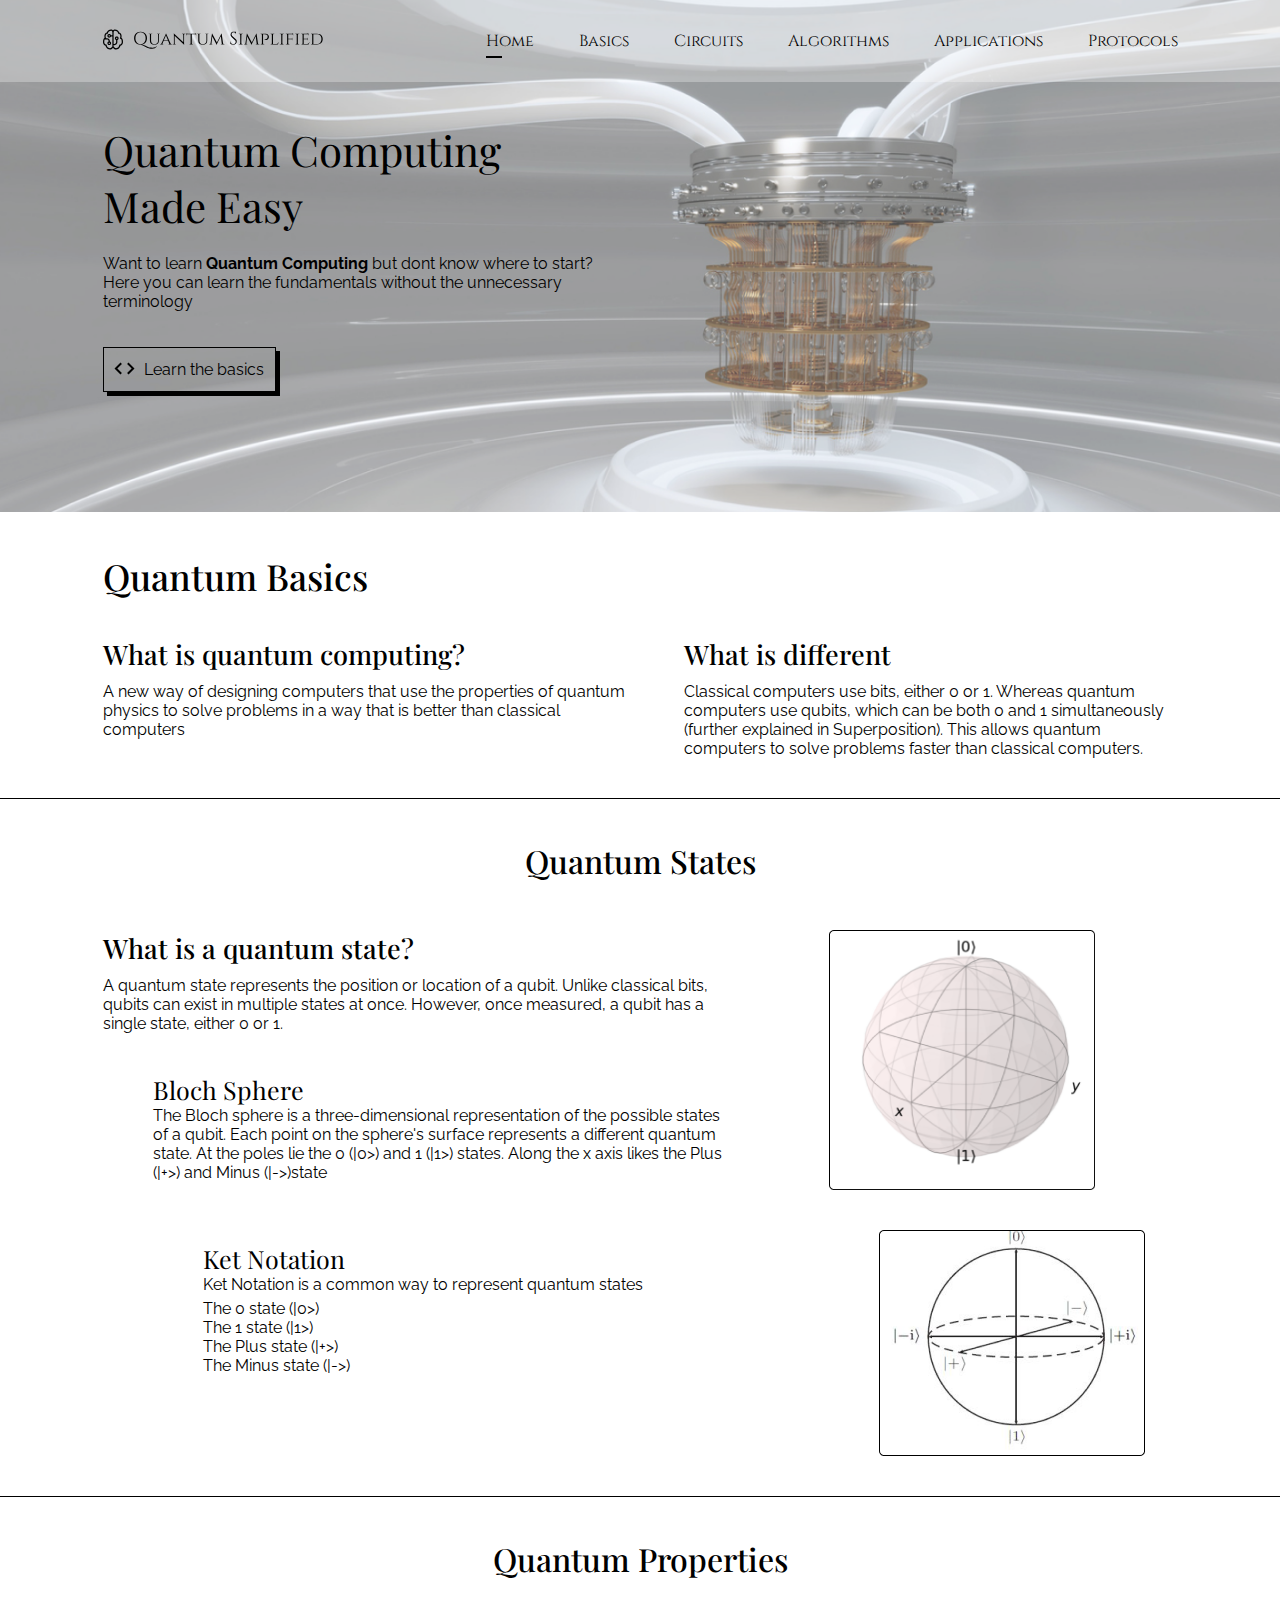
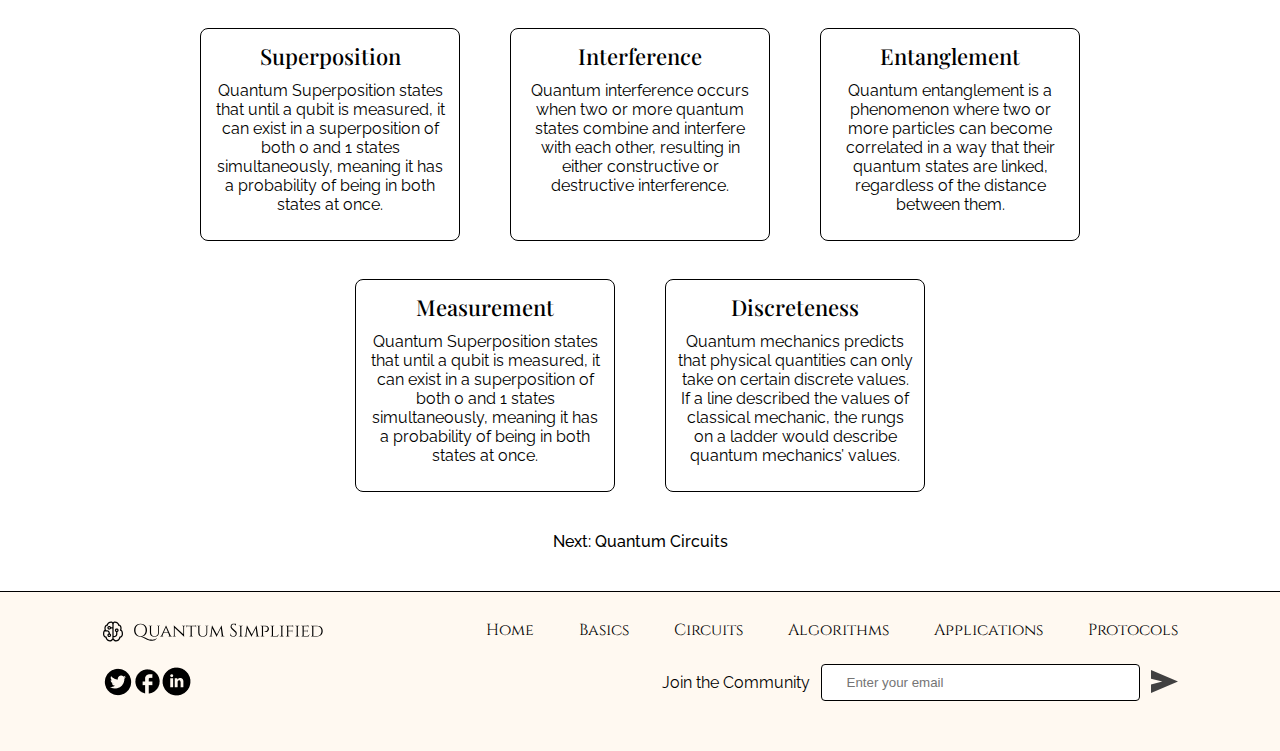
<file: index.html>
<!DOCTYPE html>
<html lang="en">
    <head>
        <meta charset="UTF-8" />
        <meta name="viewport" content="width=device-width, initial-scale=1.0" />
        <title>Quantum Simplified</title>
        <link rel="preconnect" href="https://fonts.googleapis.com" />
        <link rel="preconnect" href="https://fonts.gstatic.com" crossorigin />
        <link
            href="https://fonts.googleapis.com/css2?family=Cinzel&family=Playfair+Display:wght@400;500&family=Raleway:ital,wght@0,100;0,300;0,400;0,500;1,500&display=swap"
            rel="stylesheet"
        />
        <link rel="stylesheet" href="css/index.css" />
        <link rel="stylesheet" href="css/microinteractions.css">
    </head>
    <body>
        <div class="image">
            <header class="nav__bar">
                <div class="wrapper nav__bar-wrapper">
                    <a href="index.html" class="logo">
                        <img src="Images/logo.svg" alt="logo" />
                    </a>

                    <ul class="nav__menu">
                        <li><a class="nav__item home active" href="index.html">Home</a></li>
                        <li>
                            <a class="nav__item trigger-item" href="index.html#quantum_basics">Basics</a>
                        </li>
                        <li>
                            <a class="nav__item" href="quantum-circuits.html"
                                >Circuits</a
                            >
                        </li>
                        <li>
                            <a class="nav__item" href="quantum-algorithms.html"
                                >Algorithms</a
                            >
                        </li>
                        <li>
                            <a class="nav__item" href="real-world.html"
                                >Applications</a
                            >
                        </li>
                        <li>
                            <a class="nav__item" href="quantum-protocols.html"
                                >Protocols</a
                            >
                        </li>
                    </ul>

                    <div class="hamburger">
                        <img
                            src="Images/menu.svg"
                            alt="hamburger menu"
                            class="hamburger_image"
                        />
                    </div>
                </div>
            </header>

            <main class="hero">
                <div class="wrapper three">
                    <h1>Quantum Computing Made Easy</h1>
                    <p class="subtitle">
                        Want to learn <strong>Quantum Computing</strong> but
                        dont know where to start? Here you can learn the
                        fundamentals without the unnecessary terminology
                    </p>
                    <div class="cta">
                        <a href="#" class="trigger-cta">
                            <span class="bordered"
                                ><img
                                    src="Images/code symbol.svg"
                                    alt="code symbol"
                            /></span>
                            <p class="bordered">Learn the basics</p>
                        </a>
                    </div>
                </div>
            </main>
        </div>

        <div class="wrapper two">
            <section class="quantum_basics">
                <h2>Quantum Basics</h2>
                <div class="col">
                    <div class="left_col">
                        <h4>What is quantum computing?</h4>
                        <p>
                            A new way of designing computers that use the
                            properties of quantum physics to solve problems in a
                            way that is better than classical computers
                        </p>
                    </div>

                    <div class="right_col">
                        <h4>What is different</h4>
                        <p>
                            Classical computers use bits, either 0 or 1. Whereas
                            quantum computers use qubits, which can be both 0
                            and 1 simultaneously (further explained in
                            Superposition). This allows quantum computers to
                            solve problems faster than classical computers.
                        </p>
                    </div>
                </div>
            </section>
        </div>
        <div class="border"></div>

        <div class="wrapper">
            <section class="quantum_states">
                <h3>Quantum States</h3>
                <div class="col">
                    <div class="col_left">
                        <div>
                            <h4>What is a quantum state?</h4>
                            <p>
                                A quantum state represents the position or
                                location of a qubit. Unlike classical bits,
                                qubits can exist in multiple states at once.
                                However, once measured, a qubit has a single
                                state, either 0 or 1.
                            </p>
                        </div>
                        <div class="indented bloch_sphere">
                            <h5>Bloch Sphere</h5>
                            <p>
                                The Bloch sphere is a three-dimensional
                                representation of the possible states of a
                                qubit. Each point on the sphere's surface
                                represents a different quantum state. At the
                                poles lie the 0 (|0>) and 1 (|1>) states. Along
                                the x axis likes the Plus (|+>) and Minus
                                (|->)state
                            </p>
                        </div>
                        <div class="indented ket_notation">
                            <h5>Ket Notation</h5>
                            <p>
                                Ket Notation is a common way to represent
                                quantum states
                            </p>
                            <ul class="state_list">
                                <li>The 0 state (|0>)</li>
                                <li>The 1 state (|1>)</li>
                                <li>The Plus state (|+>)</li>
                                <li>The Minus state (|->)</li>
                            </ul>
                        </div>
                    </div>

                    <div class="col_right bloch_sphere">
                        <img
                            class="bloch_sphere1"
                            src="Images/Bloch Sphere 1.png"
                            alt="bloch sphere 1"
                        />
                        <img
                            src="Images/Bloch Sphere 2.png"
                            alt="bloch sphere 2"
                            class="bloch_sphere2"
                        />
                    </div>
                </div>
            </section>
        </div>
        <div class="border"></div>

        <div class="wrapper">
            <section class="quantum_properties-desktop">
                <h3>Quantum Properties</h3>
                <div class="set1">
                    <div class="card superpostion">
                        <h6>Superposition</h6>
                        <p>
                            Quantum Superposition states that until a qubit is
                            measured, it can exist in a superposition of both 0
                            and 1 states simultaneously, meaning it has a
                            probability of being in both states at once.
                        </p>
                    </div>
                    <div class="card interference">
                        <h6>Interference</h6>
                        <p>
                            Quantum interference occurs when two or more quantum
                            states combine and interfere with each other,
                            resulting in either constructive or destructive
                            interference.
                        </p>
                    </div>
                    <div class="card entanglement">
                        <h6>Entanglement</h6>
                        <p>
                            Quantum entanglement is a phenomenon where two or
                            more particles can become correlated in a way that
                            their quantum states are linked, regardless of the
                            distance between them.
                        </p>
                    </div>
                </div>
                <div class="set2">
                    <div class="card measurement">
                        <h6>Measurement</h6>
                        <p>
                            Quantum Superposition states that until a qubit is
                            measured, it can exist in a superposition of both 0
                            and 1 states simultaneously, meaning it has a
                            probability of being in both states at once.
                        </p>
                    </div>
                    <div class="card discreteness">
                        <h6>Discreteness</h6>
                        <p>
                            Quantum mechanics predicts that physical quantities
                            can only take on certain discrete values. If a line
                            described the values of classical mechanic, the
                            rungs on a ladder would describe quantum mechanics’
                            values.
                        </p>
                    </div>
                </div>
            </section>
        </div>

        <div class="wrapper">
            <section class="quantum_properties-mobile">
                <h3>Quantum Properties</h3>
                <div class="carousel">
                    <button class="carousel__button carousel__button--left">
                        <img src="Images/left arrow.svg" alt="left arrow" />
                    </button>

                    <div class="carousel__track-container">
                        <ul class="carousel__track">
                            <li class="carousel__slide current-slide">
                                <p class="title">Entanglement</p>
                                <p class="content">
                                    Quantum entanglement is a phenomenon where
                                    two or more particles can become correlated
                                    in a way that their quantum states are
                                    linked, regardless of the distance between
                                    them.
                                </p>
                            </li>
                            <li class="carousel__slide">
                                <p class="title">Interference</p>
                                <p class="content">
                                    Quantum interference occurs when two or more
                                    quantum states combine and interfere with
                                    each other, resulting in either constructive
                                    or destructive interference.
                                </p>
                            </li>
                            <li class="carousel__slide">
                                <p class="title">Superposition</p>
                                <p class="content">
                                    Quantum Superposition states that until a
                                    qubit is measured, it can exist in a
                                    superposition of both 0 and 1 states
                                    simultaneously, meaning it has a probability
                                    of being in both states at once.
                                </p>
                            </li>
                            <li class="carousel__slide">
                                <p class="title">Measurement</p>
                                <p class="content">
                                    Quantum Superposition states that until a
                                    qubit is measured, it can exist in a
                                    superposition of both 0 and 1 states
                                    simultaneously, meaning it has a probability
                                    of being in both states at once.
                                </p>
                            </li>
                            <li class="carousel__slide">
                                <p class="title">Discreteness</p>
                                <p class="content">
                                    Quantum mechanics predicts that physical
                                    quantities can only take on certain discrete
                                    values. If a line described the values of
                                    classical mechanic, the rungs on a ladder
                                    would describe quantum mechanics’ values.
                                </p>
                            </li>
                        </ul>
                    </div>

                    <button class="carousel__button carousel__button--right">
                        <img src="Images/right arrow.svg" alt="right arrow" />
                    </button>

                    <div class="carousel__nav">
                        <button
                            class="carousel__indicator current-slide"
                        ></button>
                        <button class="carousel__indicator"></button>
                        <button class="carousel__indicator"></button>
                        <button class="carousel__indicator"></button>
                        <button class="carousel__indicator"></button>
                    </div>
                </div>
            </section>
        </div>

        <div class="wrapper">
            <div class="next">
                <a href="quantum-circuits.html">Next: Quantum Circuits</a>
            </div>
        </div>

        <footer class="footer-mobile">
            <div class="border"></div>
            <div class="footer_logo">
                <a href="#"><img src="Images/logo.svg" alt="logo" /></a>
            </div>
            <p class="join">Join the Community</p>

            <div class="social_headers">
                <a href="#"><img src="Images/twitter.png" alt="twitter" /></a>
                <a href="#"
                    ><img src="Images/facebook.png" alt="facebook"
                /></a>
                <a href="#"
                    ><img src="Images/linkedin.png" alt="linkedin"
                /></a>
            </div>
        </footer>

        <footer class="footer-desktop">
            <div class="border"></div>
            <div class="wrapper">
                <div class="footer_nav">
                    <div class="footer_logo">
                        <a href="#"
                            ><img src="Images/logo.svg" alt="logo"
                        /></a>
                    </div>
                    <nav>
                        <ul>
                            <li>
                                <a class="active" href="index.html">Home</a>
                            </li>
                            <li><a href="index.html">Basics</a></li>
                            <li>
                                <a href="quantum-circuits.html">Circuits</a>
                            </li>
                            <li>
                                <a href="quantum-algorithms.html">Algorithms</a>
                            </li>
                            <li><a href="real-world.html">Applications</a></li>
                            <li>
                                <a href="quantum-protocols.html">Protocols</a>
                            </li>
                        </ul>
                    </nav>
                </div>

                <div class="interaction">
                    <div class="social_headers">
                        <a href="#"
                            ><img src="Images/twitter.png" alt="twitter"
                        /></a>
                        <a href="#"
                            ><img src="Images/facebook.png" alt="facebook"
                        /></a>
                        <a href="#"
                            ><img src="Images/linkedin.png" alt="linkedin"
                        /></a>
                    </div>

                    <div class="newsletter">
                        <p>Join the Community</p>
                        <input type="email" placeholder="Enter your email" />
                        <a href="#"
                            ><img
                                src="Images/submit.svg"
                                alt="submit email to newsletter"
                        /></a>
                    </div>
                </div>
            </div>
        </footer>
        <script src="js/carousel.js"></script>
        <script src="js/menu.js"></script>
        <script src="js/scrolldown.js"></script>
        <script src="js/scrollto.js"></script>
    </body>
</html>
</file>
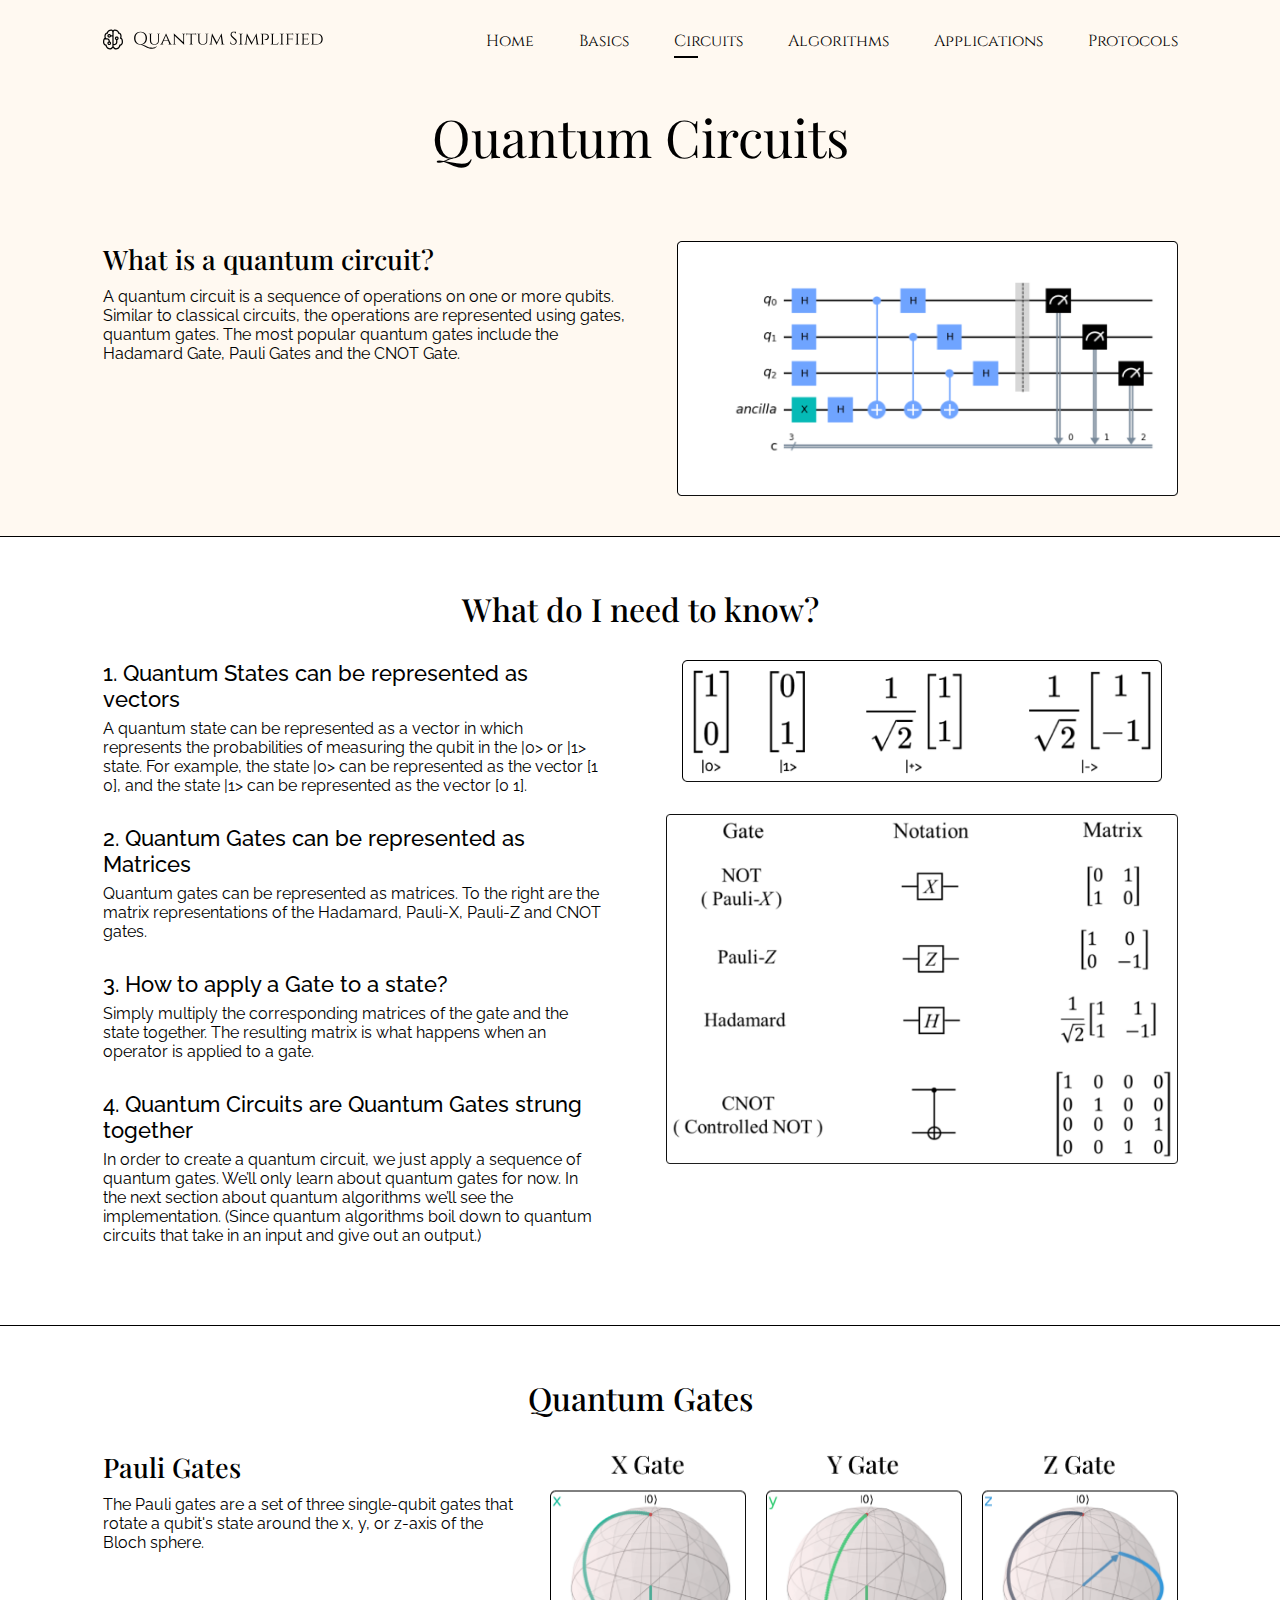
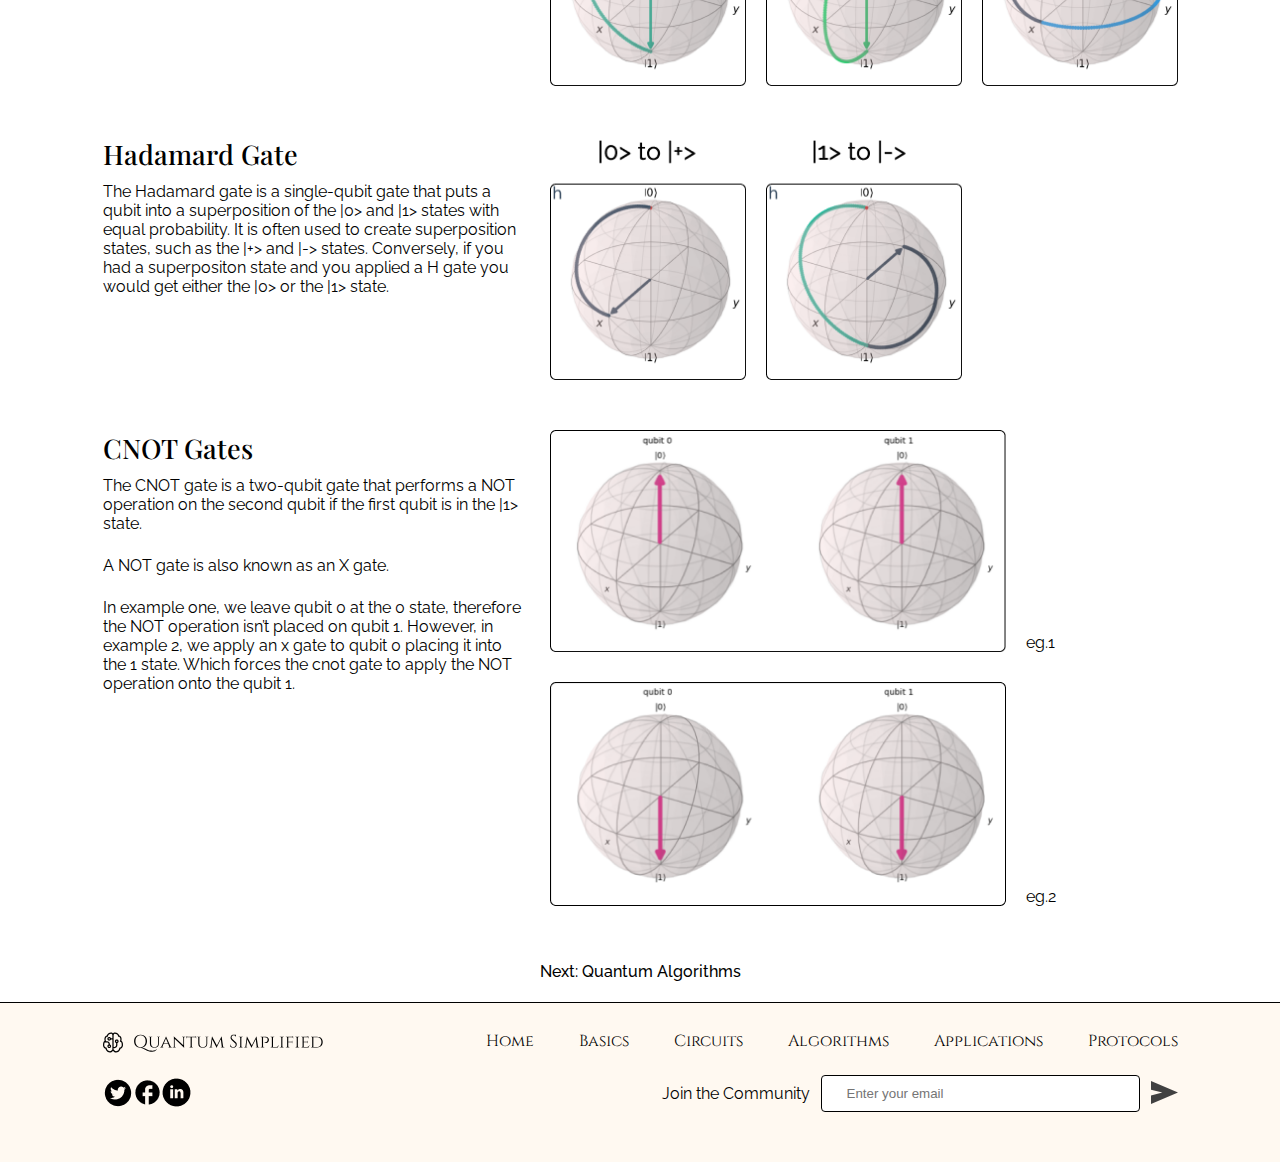
<file: quantum-circuits.html>
<!DOCTYPE html>
<html lang="en">
    <head>
        <meta charset="UTF-8" />
        <meta name="viewport" content="width=device-width, initial-scale=1.0" />
        <title>Quantum Circuits</title>
        <link rel="stylesheet" href="css/quantum-circuit.css" />
        <link
            href="https://fonts.googleapis.com/css2?family=Cinzel&family=Playfair+Display:wght@400;500&family=Raleway:ital,wght@0,100;0,300;0,400;0,500;1,500&display=swap"
            rel="stylesheet"
        />
        <link rel="stylesheet" href="css/microinteractions.css" />
    </head>
    <body>
        <div class="background">
            <header class="nav__bar">
                <div class="wrapper nav__bar-wrapper">
                    <a href="index.html" class="logo">
                        <img src="Images/logo.svg" alt="logo" />
                    </a>

                    <ul class="nav__menu">
                        <li>
                            <a class="nav__item" href="index.html"
                                >Home</a
                            >
                        </li>
                        <li>
                            <a
                                class="nav__item trigger-item"
                                href="index.html#quantum_basics"
                                >Basics</a
                            >
                        </li>
                        <li>
                            <a class="nav__item active" href="quantum-circuits.html"
                                >Circuits</a
                            >
                        </li>
                        <li>
                            <a class="nav__item" href="quantum-algorithms.html"
                                >Algorithms</a
                            >
                        </li>
                        <li>
                            <a class="nav__item" href="real-world.html"
                                >Applications</a
                            >
                        </li>
                        <li>
                            <a class="nav__item" href="quantum-protocols.html"
                                >Protocols</a
                            >
                        </li>
                    </ul>

                    <div class="hamburger">
                        <img
                            src="Images/menu.svg"
                            alt="hamburger menu"
                            class="hamburger_image"
                        />
                    </div>
                </div>
            </header>

            <main class="hero">
                <div class="wrapper">
                    <h1>Quantum Circuits</h1>
                    <div class="col">
                        <div class="col-left">
                            <h4>What is a quantum circuit?</h4>
                            <p>
                                A quantum circuit is a sequence of operations on
                                one or more qubits. Similar to classical
                                circuits, the operations are represented using
                                gates, quantum gates. The most popular quantum
                                gates include the Hadamard Gate, Pauli Gates and
                                the CNOT Gate.
                            </p>
                        </div>

                        <div class="col-right hero-image">
                            <img
                                src="Images/quantum circuit.png"
                                alt="quantum circuit"
                            />
                        </div>
                    </div>
                </div>
            </main>
        </div>

        <div class="wrapper">
            <section class="need_to_know">
                <h3>What do I need to know?</h3>
                <div class="col">
                    <div class="col-left information">
                        <div class="info 1">
                            <p class="h7">
                                1. Quantum States can be represented as vectors
                            </p>
                            <p class="content">
                                A quantum state can be represented as a vector
                                in which represents the probabilities of
                                measuring the qubit in the |0> or |1> state. For
                                example, the state |0> can be represented as the
                                vector [1 0], and the state |1> can be
                                represented as the vector [0 1].
                            </p>
                        </div>
                        <div class="info 2">
                            <p class="h7">
                                2. Quantum Gates can be represented as Matrices
                            </p>
                            <p class="content">
                                Quantum gates can be represented as matrices. To
                                the right are the matrix representations of the
                                Hadamard, Pauli-X, Pauli-Z and CNOT gates.
                            </p>
                        </div>
                        <div class="info 3">
                            <p class="h7">3. How to apply a Gate to a state?</p>
                            <p class="content">
                                Simply multiply the corresponding matrices of
                                the gate and the state together. The resulting
                                matrix is what happens when an operator is
                                applied to a gate.
                            </p>
                        </div>
                        <div class="info 4">
                            <p class="h7">
                                4. Quantum Circuits are Quantum Gates strung
                                together
                            </p>
                            <p class="content">
                                In order to create a quantum circuit, we just
                                apply a sequence of quantum gates. We’ll only
                                learn about quantum gates for now. In the next
                                section about quantum algorithms we’ll see the
                                implementation. (Since quantum algorithms boil
                                down to quantum circuits that take in an input
                                and give out an output.)
                            </p>
                        </div>

                        <div class="learn-matrices">
                            <p>
                                Don’t know how to multiply matrices? Dont worry!
                            </p>
                            <div class="cta">
                                <a href="#">
                                    <span>
                                        <img
                                            src="Images/expand.svg"
                                            alt="expand symbol"
                                        />
                                    </span>
                                    <p>Learn Here</p>
                                </a>
                            </div>
                        </div>
                    </div>
                    <div class="col-right">
                        <img
                            class="state_vectors"
                            src="Images/statevectors.png"
                            alt="state vectors"
                        />
                        <img
                            class="gatesmatrix"
                            src="Images/Gates.png"
                            alt="quantum gates"
                        />
                    </div>
                </div>
            </section>
        </div>

        <div class="border"></div>

        <section class="quantum_gates">
            <h3>Quantum Gates</h3>
            <div class="Pauli gate">
                <div class="col-left wrapper-pauli_contents">
                    <h4>Pauli Gates</h4>
                    <p>
                        The Pauli gates are a set of three single-qubit gates
                        that rotate a qubit's state around the x, y, or z-axis
                        of the Bloch sphere.
                    </p>
                </div>
                <div class="col-right wrapper-pauli_images">
                    <img class="x-gate" src="Images/x gate.png" alt="x gate" />
                    <img class="y-gate" src="Images/y gate.png" alt="y gate" />
                    <img class="z-gate" src="Images/z gate.png" alt="z gate" />
                </div>
            </div>
            <div class="Hadamard gate wrapper">
                <div class="col-left">
                    <h4>Hadamard Gate</h4>
                    <p>
                        The Hadamard gate is a single-qubit gate that puts a
                        qubit into a superposition of the |0> and |1> states
                        with equal probability. It is often used to create
                        superposition states, such as the |+> and |-> states.
                        Conversely, if you had a superpositon state and you
                        applied a H gate you would get either the |0> or the |1>
                        state.
                    </p>
                </div>
                <div class="col-right">
                    <img src="Images/hadamard1.png" alt="hadamard 1" />
                    <img src="Images/hadamard2.png" alt="hadamard 2" />
                </div>
            </div>
            <div class="CNOT gate wrapper">
                <div class="col-left">
                    <h4>CNOT Gates</h4>
                    <p>
                        The CNOT gate is a two-qubit gate that performs a NOT
                        operation on the second qubit if the first qubit is in
                        the |1> state.
                    </p>
                    <p>A NOT gate is also known as an X gate.</p>
                    <p>
                        In example one, we leave qubit 0 at the 0 state,
                        therefore the NOT operation isn’t placed on qubit 1.
                        However, in example 2, we apply an x gate to qubit 0
                        placing it into the 1 state. Which forces the cnot gate
                        to apply the NOT operation onto the qubit 1.
                    </p>
                </div>
                <div class="col-right">
                    <div class="eg1">
                        <img src="Images/cnot1.png" alt="cnot gate" />
                        <p>eg.1</p>
                    </div>
                    <div class="eg2">
                        <img src="Images/cnot2.png" alt="cnot gate" />
                        <p>eg.2</p>
                    </div>
                </div>
            </div>
        </section>

        <div class="wrapper">
            <div class="next">
                <a href="quantum-algorithms.html">Next: Quantum Algorithms</a>
            </div>
        </div>

        <footer class="footer-mobile">
            <div class="border"></div>
            <div class="footer_logo">
                <a href="#"><img src="Images/logo.svg" alt="logo" /></a>
            </div>
            <p class="join">Join the Community</p>

            <div class="social_headers">
                <a href="#"><img src="Images/twitter.png" alt="twitter" /></a>
                <a href="#"
                    ><img src="Images/facebook.png" alt="facebook"
                /></a>
                <a href="#"
                    ><img src="Images/linkedin.png" alt="linkedin"
                /></a>
            </div>
        </footer>

        <footer class="footer-desktop">
            <div class="border"></div>
            <div class="wrapper-footer">
                <div class="footer_nav">
                    <div class="footer_logo">
                        <a href="#"
                            ><img src="Images/logo.svg" alt="logo"
                        /></a>
                    </div>
                    <nav>
                        <ul>
                            <li>
                                <a class="active" href="index.html">Home</a>
                            </li>
                            <li><a href="index.html">Basics</a></li>
                            <li>
                                <a href="quantum-circuits.html">Circuits</a>
                            </li>
                            <li>
                                <a href="quantum-algorithms.html">Algorithms</a>
                            </li>
                            <li><a href="real-world.html">Applications</a></li>
                            <li>
                                <a href="quantum-protocols.html">Protocols</a>
                            </li>
                        </ul>
                    </nav>
                </div>

                <div class="interaction">
                    <div class="social_headers">
                        <a href="#"
                            ><img src="Images/twitter.png" alt="twitter"
                        /></a>
                        <a href="#"
                            ><img src="Images/facebook.png" alt="facebook"
                        /></a>
                        <a href="#"
                            ><img src="Images/linkedin.png" alt="linkedin"
                        /></a>
                    </div>

                    <div class="newsletter">
                        <p>Join the Community</p>
                        <input type="email" placeholder="Enter your email" />
                        <a href="#"
                            ><img
                                src="Images/submit.svg"
                                alt="submit email to newsletter"
                        /></a>
                    </div>
                </div>
            </div>
        </footer>
        <script src="js/menu.js"></script>
        <script src="js/scrolldown.js"></script>
    </body>
</html>
</file>
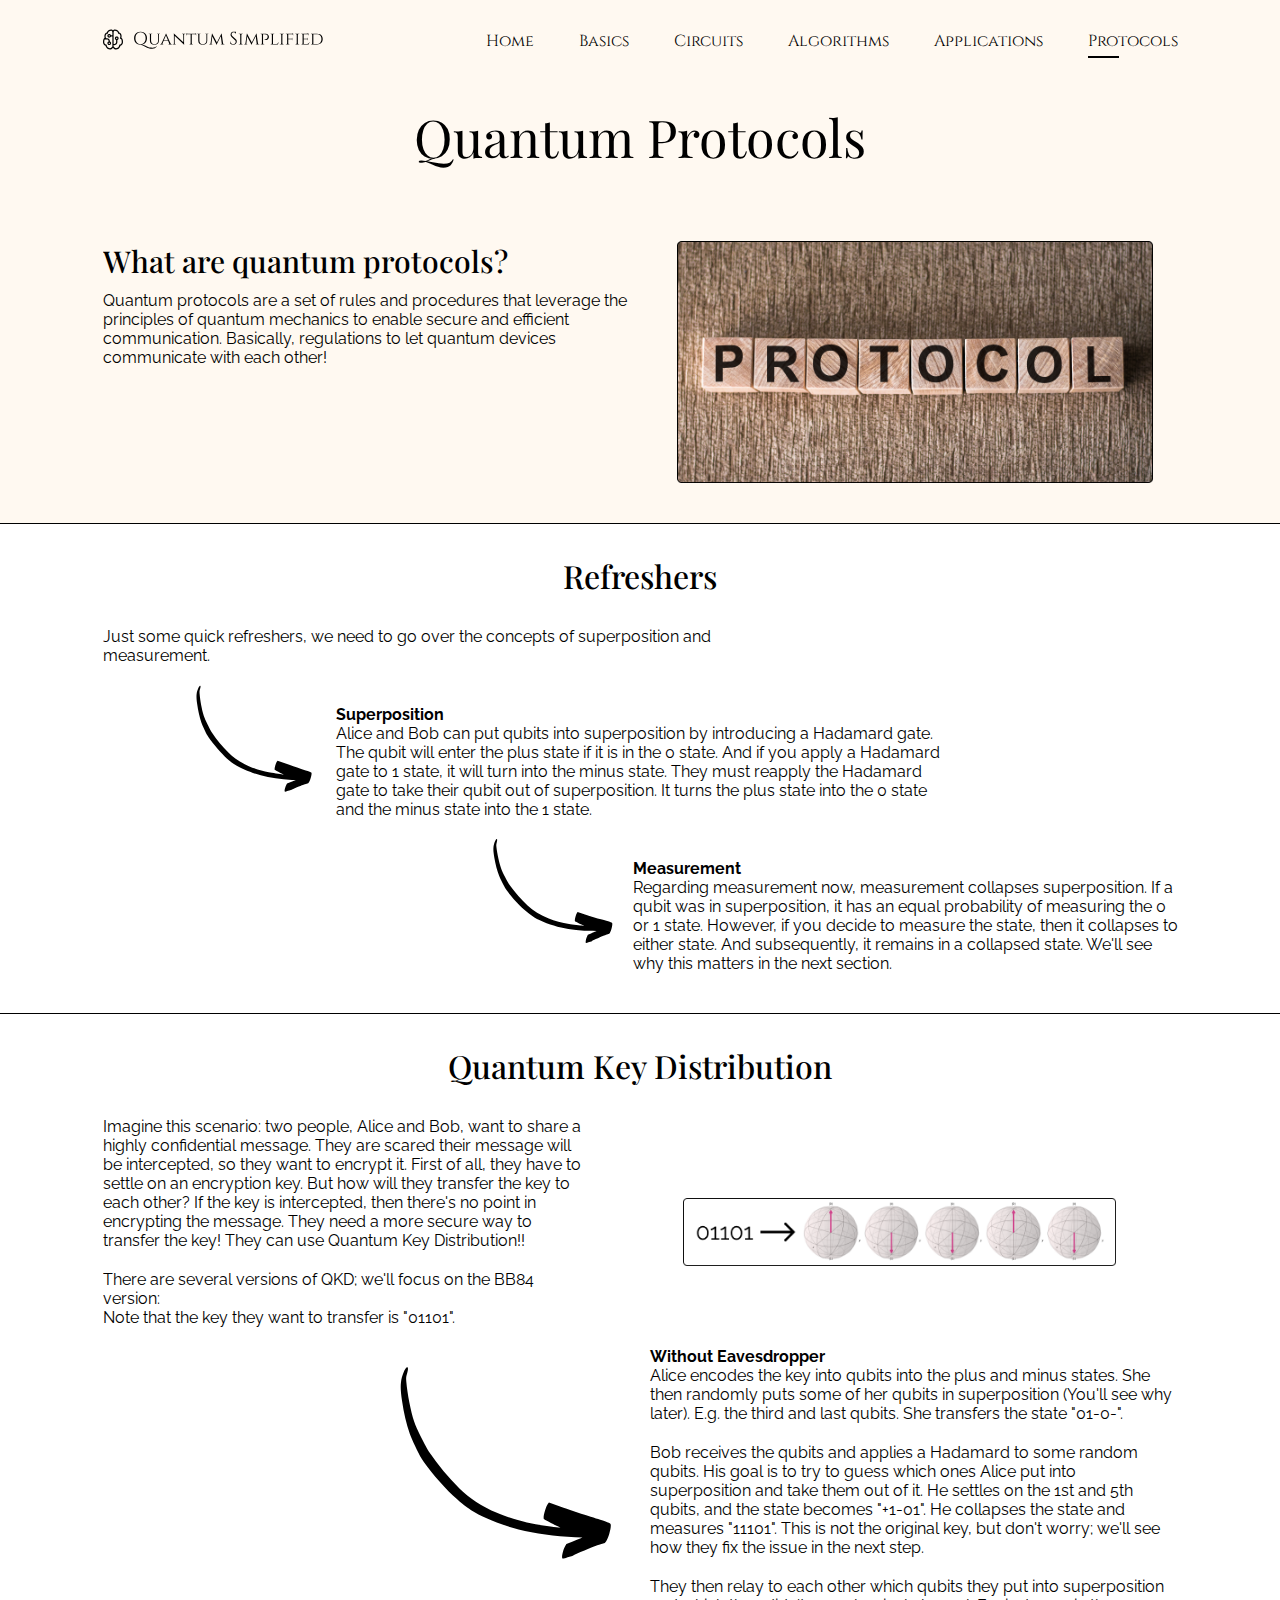
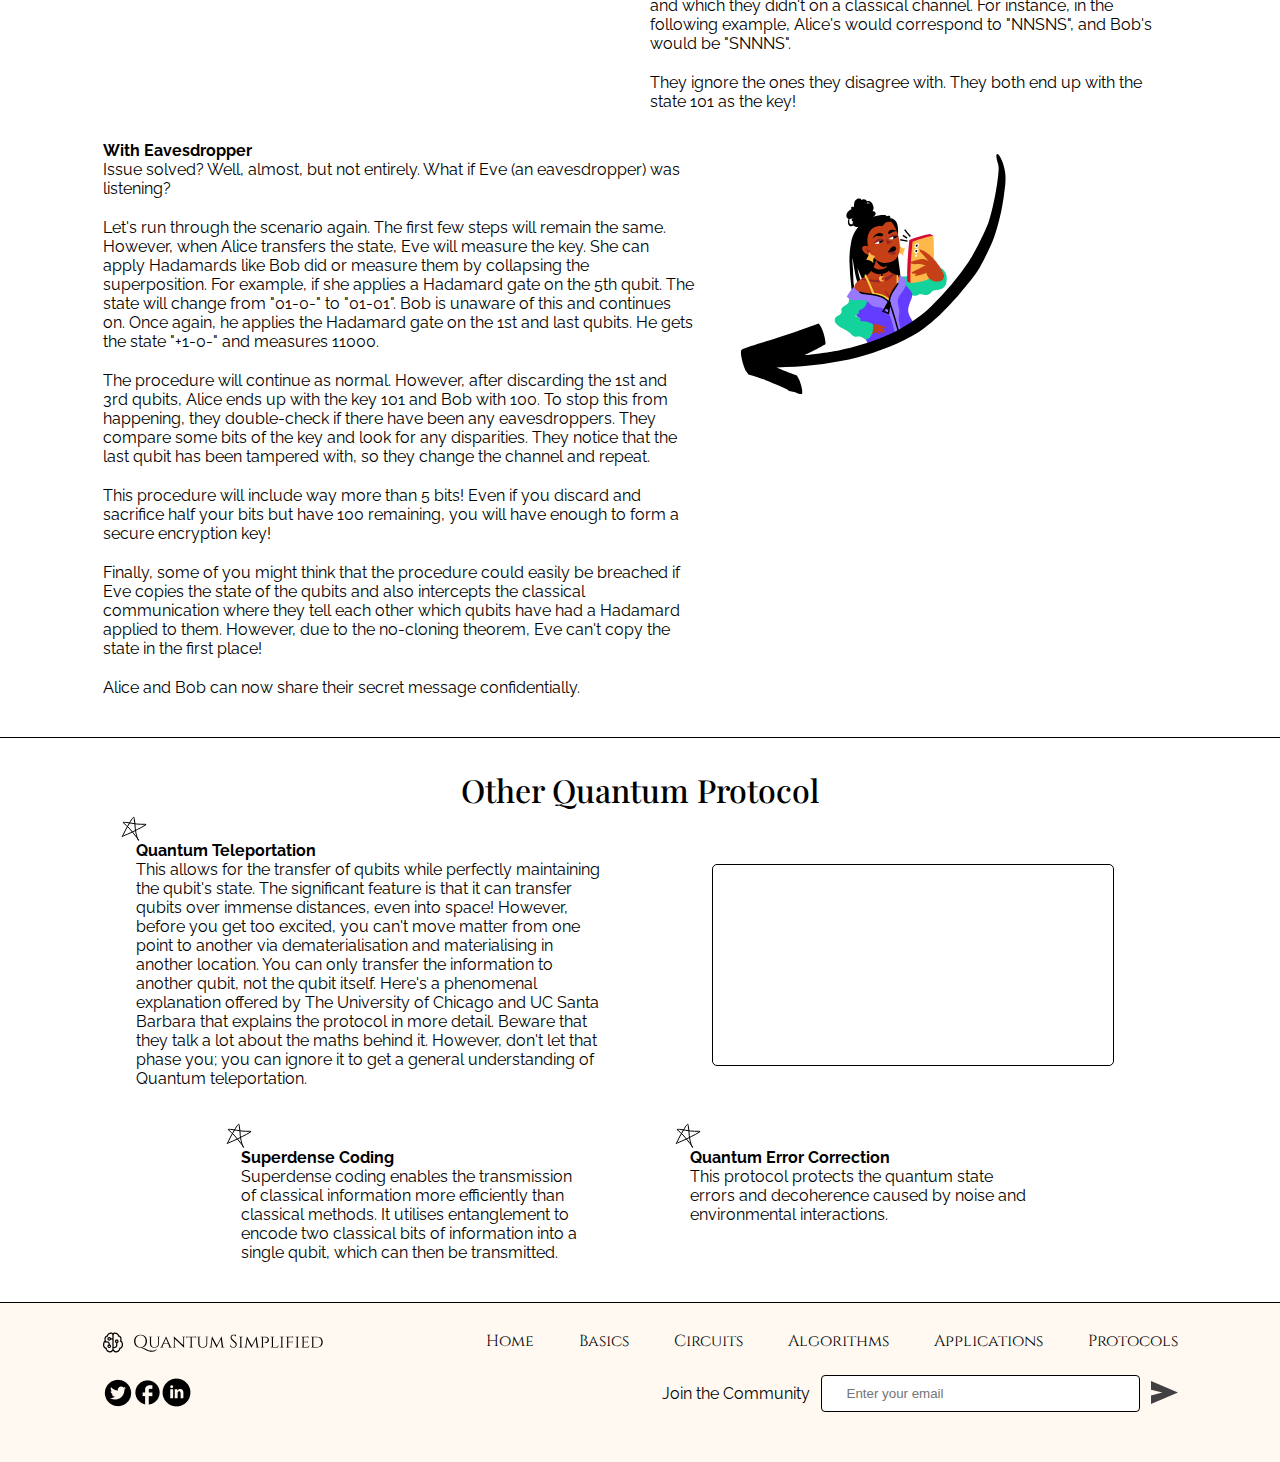
<file: quantum-protocols.html>
<!DOCTYPE html>
<html lang="en">
    <head>
        <meta charset="UTF-8" />
        <meta name="viewport" content="width=device-width, initial-scale=1.0" />
        <title>Quantum Protocols</title>
        <link rel="stylesheet" href="css/quantum-protocols.css" />
        <link
            href="https://fonts.googleapis.com/css2?family=Cinzel&family=Playfair+Display:wght@400;500&family=Raleway:ital,wght@0,100;0,300;0,400;0,500;1,500&display=swap"
            rel="stylesheet"
        />
        <link rel="stylesheet" href="css/microinteractions.css" />
    </head>
    <body>
        <div class="background">
            <header class="nav__bar">
                <div class="wrapper nav__bar-wrapper">
                    <a href="index.html" class="logo">
                        <img src="Images/logo.svg" alt="logo" />
                    </a>

                    <ul class="nav__menu">
                        <li>
                            <a class="nav__item" href="index.html"
                                >Home</a
                            >
                        </li>
                        <li>
                            <a
                                class="nav__item trigger-item"
                                href="index.html#quantum_basics"
                                >Basics</a
                            >
                        </li>
                        <li>
                            <a class="nav__item" href="quantum-circuits.html"
                                >Circuits</a
                            >
                        </li>
                        <li>
                            <a class="nav__item" href="quantum-algorithms.html"
                                >Algorithms</a
                            >
                        </li>
                        <li>
                            <a class="nav__item" href="real-world.html"
                                >Applications</a
                            >
                        </li>
                        <li>
                            <a class="nav__item active" href="quantum-protocols.html"
                                >Protocols</a
                            >
                        </li>
                    </ul>

                    <div class="hamburger">
                        <img
                            src="Images/menu.svg"
                            alt="hamburger menu"
                            class="hamburger_image"
                        />
                    </div>
                </div>
            </header>

            <main class="hero">
                <div class="wrapper">
                    <h1>Quantum Protocols</h1>
                    <div class="col">
                        <div class="col-left">
                            <h4>What are quantum protocols?</h4>
                            <div class="hero-content">
                                <p>
                                    Quantum protocols are a set of rules and
                                    procedures that leverage the principles of
                                    quantum mechanics to enable secure and
                                    efficient communication. Basically,
                                    regulations to let quantum devices
                                    communicate with each other!
                                </p>
                            </div>
                        </div>

                        <div class="col-right hero-image">
                            <img
                                src="Images/quantum protocols.png"
                                alt="quantum protocols"
                            />
                        </div>
                    </div>
                </div>
            </main>
        </div>

        <div class="wrapper">
            <section class="refreshers">
                <h3>Refreshers</h3>
                <p class="intro">
                    Just some quick refreshers, we need to go over the concepts
                    of superposition and measurement.
                </p>

                <div class="superposition">
                    <p class="bold">Superposition</p>
                    <p>
                        Alice and Bob can put qubits into superposition by
                        introducing a Hadamard gate. The qubit will enter the
                        plus state if it is in the 0 state. And if you apply a
                        Hadamard gate to 1 state, it will turn into the minus
                        state. They must reapply the Hadamard gate to take their
                        qubit out of superposition. It turns the plus state into
                        the 0 state and the minus state into the 1 state.
                    </p>
                </div>

                <div class="measurement">
                    <p class="bold">Measurement</p>
                    <p>
                        Regarding measurement now, measurement collapses
                        superposition. If a qubit was in superposition, it has
                        an equal probability of measuring the 0 or 1 state.
                        However, if you decide to measure the state, then it
                        collapses to either state. And subsequently, it remains
                        in a collapsed state. We'll see why this matters in the
                        next section.
                    </p>
                </div>
            </section>
        </div>

        <div class="border"></div>

        <div class="wrapper">
            <section class="qkd">
                <h3>Quantum Key Distribution</h3>
                <div class="stage1">
                    <div class="content">
                        <p>
                            Imagine this scenario: two people, Alice and Bob,
                            want to share a highly confidential message. They
                            are scared their message will be intercepted, so
                            they want to encrypt it. First of all, they have to
                            settle on an encryption key. But how will they
                            transfer the key to each other? If the key is
                            intercepted, then there's no point in encrypting the
                            message. They need a more secure way to transfer the
                            key! They can use Quantum Key Distribution!!
                        </p>
                        <p>
                            There are several versions of QKD; we'll focus on
                            the BB84 version: <br />Note that the key they want
                            to transfer is "01101".
                        </p>
                    </div>

                    <div class="bittoqubit-div">
                        <img
                            src="Images/bittoqubit.png"
                            alt="bits to qubits"
                            class="bittoqubit"
                        />
                    </div>
                </div>

                <div class="without">
                    <p class="bold">Without Eavesdropper</p>
                    <p>
                        Alice encodes the key into qubits into the plus and
                        minus states. She then randomly puts some of her qubits
                        in superposition (You'll see why later). E.g. the third
                        and last qubits. She transfers the state "01-0-".
                    </p>
                    <p>
                        Bob receives the qubits and applies a Hadamard to some
                        random qubits. His goal is to try to guess which ones
                        Alice put into superposition and take them out of it. He
                        settles on the 1st and 5th qubits, and the state becomes
                        "+1-01". He collapses the state and measures "11101".
                        This is not the original key, but don't worry; we'll see
                        how they fix the issue in the next step.
                    </p>
                    <p>
                        They then relay to each other which qubits they put into
                        superposition and which they didn't on a classical
                        channel. For instance, in the following example, Alice's
                        would correspond to "NNSNS", and Bob's would be "SNNNS".
                    </p>
                    <p>
                        They ignore the ones they disagree with. They both end
                        up with the state 101 as the key!
                    </p>
                </div>

                <div class="with">
                    <p class="bold">With Eavesdropper</p>
                    <p>
                        Issue solved? Well, almost, but not entirely. What if
                        Eve (an eavesdropper) was listening?
                    </p>
                    <p>
                        Let's run through the scenario again. The first few
                        steps will remain the same. However, when Alice
                        transfers the state, Eve will measure the key. She can
                        apply Hadamards like Bob did or measure them by
                        collapsing the superposition. For example, if she
                        applies a Hadamard gate on the 5th qubit. The state will
                        change from "01-0-" to "01-01". Bob is unaware of this
                        and continues on. Once again, he applies the Hadamard
                        gate on the 1st and last qubits. He gets the state
                        "+1-0-" and measures 11000.
                    </p>
                    <p>
                        The procedure will continue as normal. However, after
                        discarding the 1st and 3rd qubits, Alice ends up with
                        the key 101 and Bob with 100. To stop this from
                        happening, they double-check if there have been any
                        eavesdroppers. They compare some bits of the key and
                        look for any disparities. They notice that the last
                        qubit has been tampered with, so they change the channel
                        and repeat.
                    </p>
                    <p>
                        This procedure will include way more than 5 bits! Even
                        if you discard and sacrifice half your bits but have 100
                        remaining, you will have enough to form a secure
                        encryption key!
                    </p>
                    <p>
                        Finally, some of you might think that the procedure
                        could easily be breached if Eve copies the state of the
                        qubits and also intercepts the classical communication
                        where they tell each other which qubits have had a
                        Hadamard applied to them. However, due to the no-cloning
                        theorem, Eve can't copy the state in the first place!
                    </p>
                    <p>
                        Alice and Bob can now share their secret message
                        confidentially.
                    </p>
                </div>
            </section>
        </div>

        <div class="border"></div>

        <div class="wrapper">
            <section class="other">
                <h3>Other Quantum Protocol</h3>
                <div class="center">
                    <div class="quantum_teleportation">
                        <div class="content">
                            <p class="bold">Quantum Teleportation</p>
                            <p>
                                This allows for the transfer of qubits while
                                perfectly maintaining the qubit's state. The
                                significant feature is that it can transfer
                                qubits over immense distances, even into space!
                                However, before you get too excited, you can't
                                move matter from one point to another via
                                dematerialisation and materialising in another
                                location. You can only transfer the information
                                to another qubit, not the qubit itself. Here's a
                                phenomenal explanation offered by The University
                                of Chicago and UC Santa Barbara that explains
                                the protocol in more detail. Beware that they
                                talk a lot about the maths behind it. However,
                                don't let that phase you; you can ignore it to
                                get a general understanding of Quantum
                                teleportation.
                            </p>
                        </div>

                        <div class="qtp-div">
                            <iframe
                                class="qtp"
                                src="https://www.youtube.com/embed/RukK8ZzmBik"
                                title="YouTube video player"
                                frameborder="0"
                                allow="accelerometer; autoplay; clipboard-write; encrypted-media; gyroscope; picture-in-picture; web-share"
                                allowfullscreen
                            ></iframe>
                        </div>
                    </div>

                    <div class="others">
                        <div class="superdense_coding">
                            <p class="bold">Superdense Coding</p>
                            <p>
                                Superdense coding enables the transmission of
                                classical information more efficiently than
                                classical methods. It utilises entanglement to
                                encode two classical bits of information into a
                                single qubit, which can then be transmitted.
                            </p>
                        </div>

                        <div class="qec">
                            <p class="bold">Quantum Error Correction</p>
                            <p>
                                This protocol protects the quantum state errors
                                and decoherence caused by noise and
                                environmental interactions.
                            </p>
                        </div>
                    </div>
                </div>
            </section>
        </div>

        <footer class="footer-mobile">
            <div class="border"></div>
            <div class="footer_logo">
                <a href="#"><img src="Images/logo.svg" alt="logo" /></a>
            </div>
            <p class="join">Join the Community</p>

            <div class="social_headers">
                <a href="#"><img src="Images/twitter.png" alt="twitter" /></a>
                <a href="#"
                    ><img src="Images/facebook.png" alt="facebook"
                /></a>
                <a href="#"
                    ><img src="Images/linkedin.png" alt="linkedin"
                /></a>
            </div>
        </footer>

        <footer class="footer-desktop">
            <div class="border"></div>
            <div class="wrapper-footer">
                <div class="footer_nav">
                    <div class="footer_logo">
                        <a href="#"
                            ><img src="Images/logo.svg" alt="logo"
                        /></a>
                    </div>
                    <nav>
                        <ul>
                            <li>
                                <a class="active" href="index.html">Home</a>
                            </li>
                            <li><a href="index.html">Basics</a></li>
                            <li>
                                <a href="quantum-circuits.html">Circuits</a>
                            </li>
                            <li>
                                <a href="quantum-algorithms.html">Algorithms</a>
                            </li>
                            <li><a href="real-world.html">Applications</a></li>
                            <li>
                                <a href="quantum-protocols.html">Protocols</a>
                            </li>
                        </ul>
                    </nav>
                </div>

                <div class="interaction">
                    <div class="social_headers">
                        <a href="#"
                            ><img src="Images/twitter.png" alt="twitter"
                        /></a>
                        <a href="#"
                            ><img src="Images/facebook.png" alt="facebook"
                        /></a>
                        <a href="#"
                            ><img src="Images/linkedin.png" alt="linkedin"
                        /></a>
                    </div>

                    <div class="newsletter">
                        <p>Join the Community</p>
                        <input type="email" placeholder="Enter your email" />
                        <a href="#"
                            ><img
                                src="Images/submit.svg"
                                alt="submit email to newsletter"
                        /></a>
                    </div>
                </div>
            </div>
        </footer>
        <script src="js/menu.js"></script>
        <script src="js/scrolldown.js"></script>
    </body>
</html>
</file>
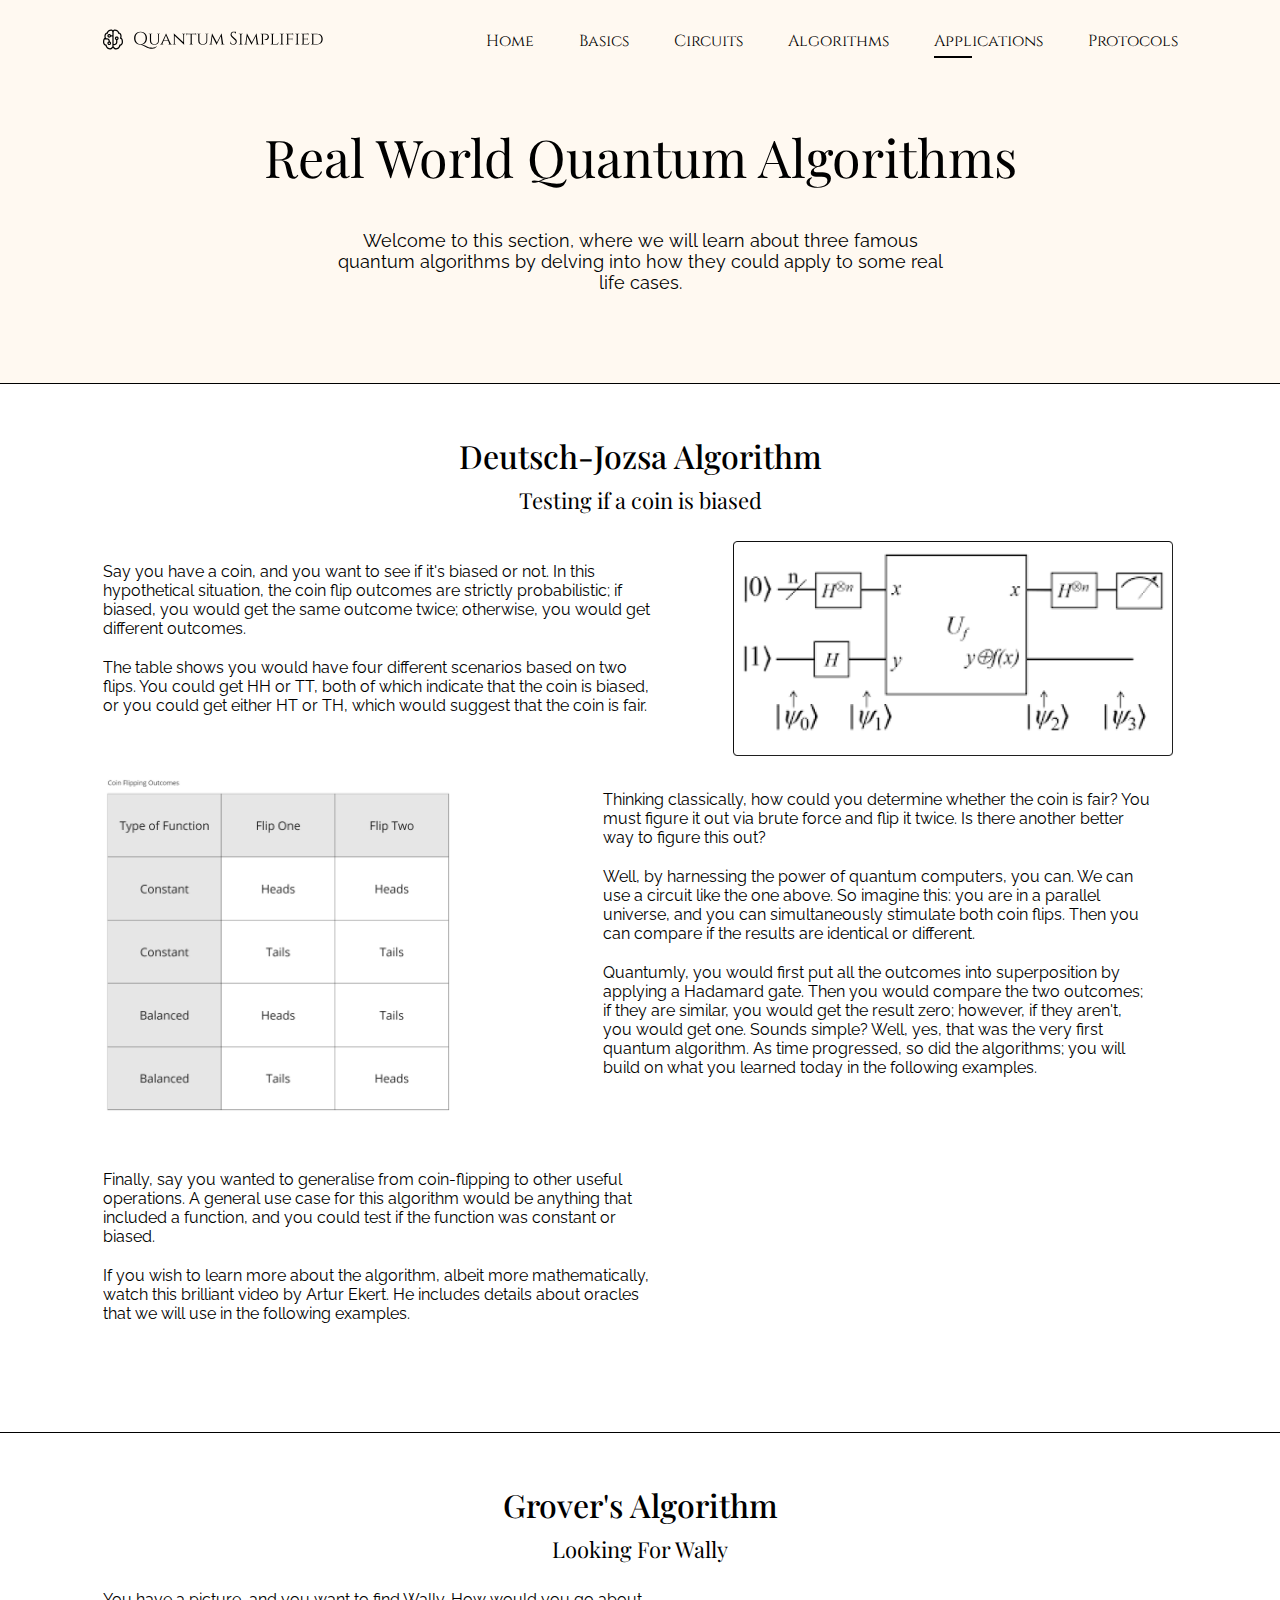
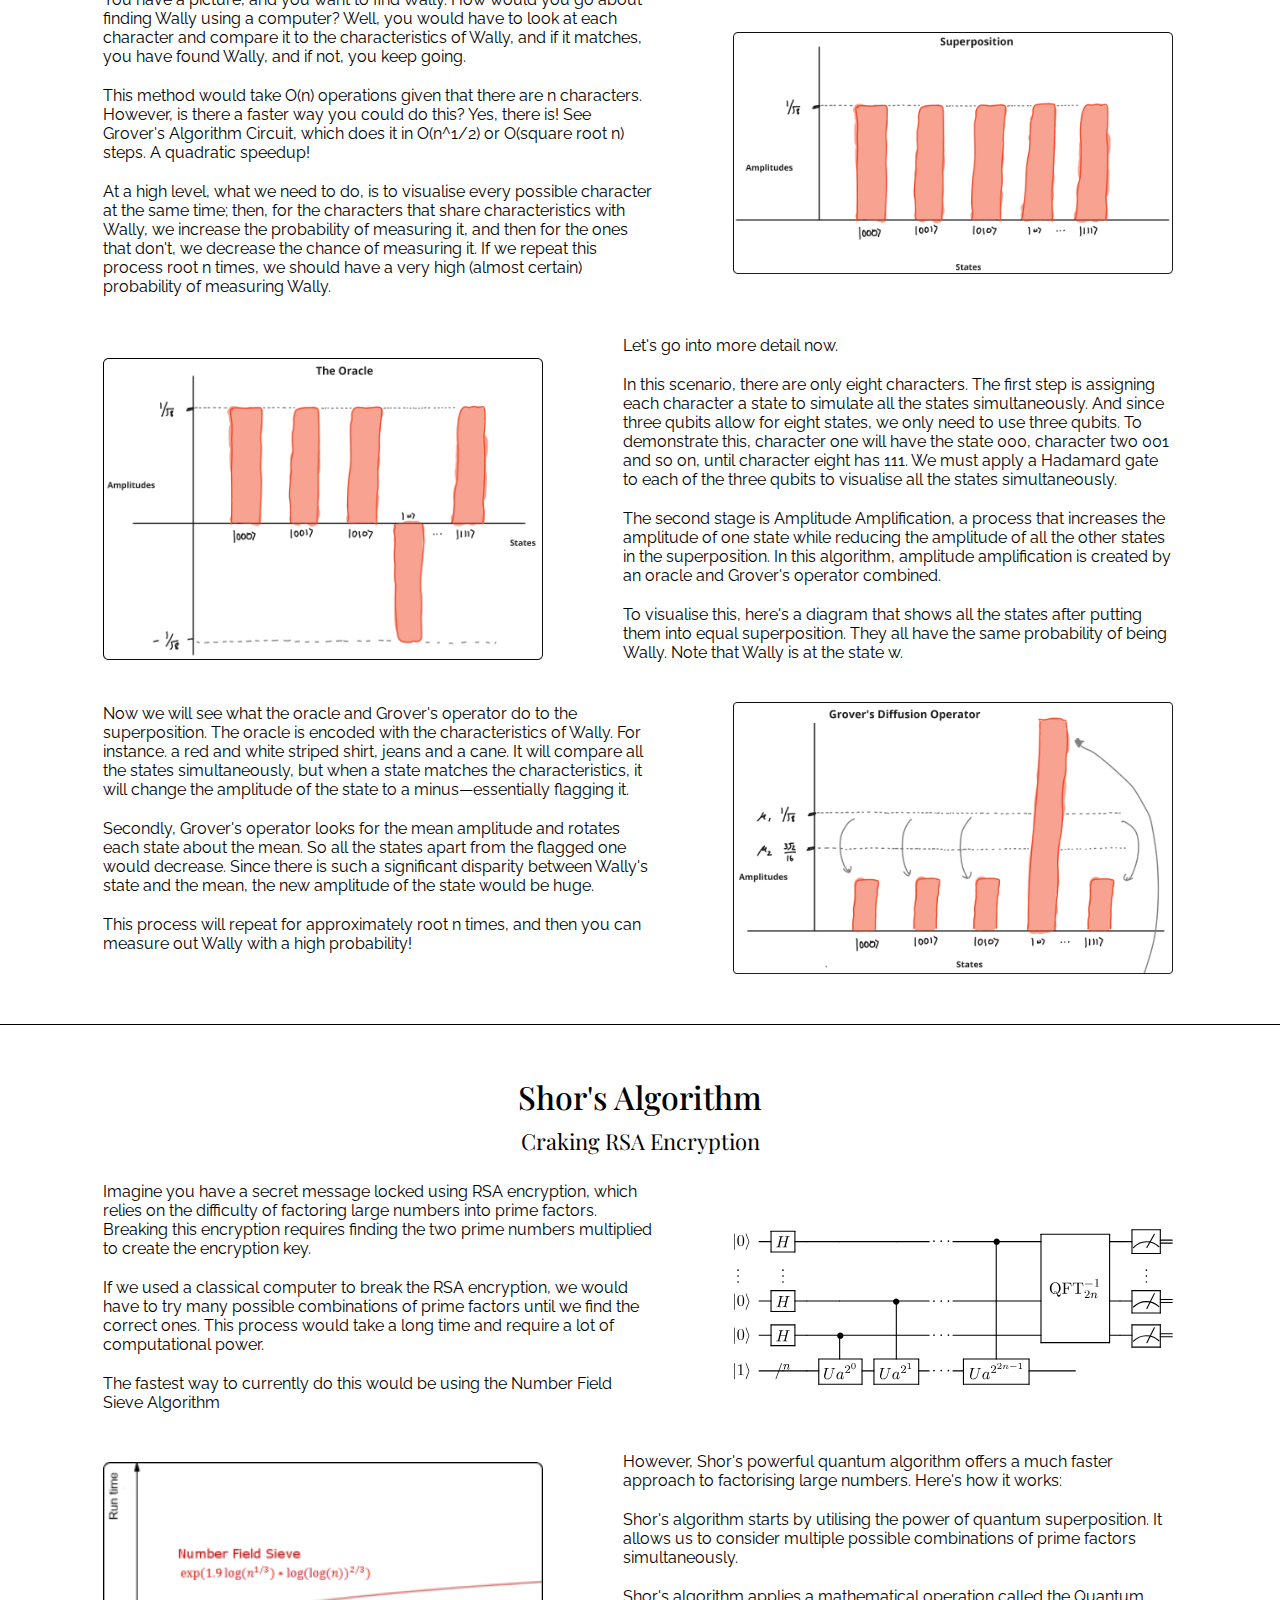
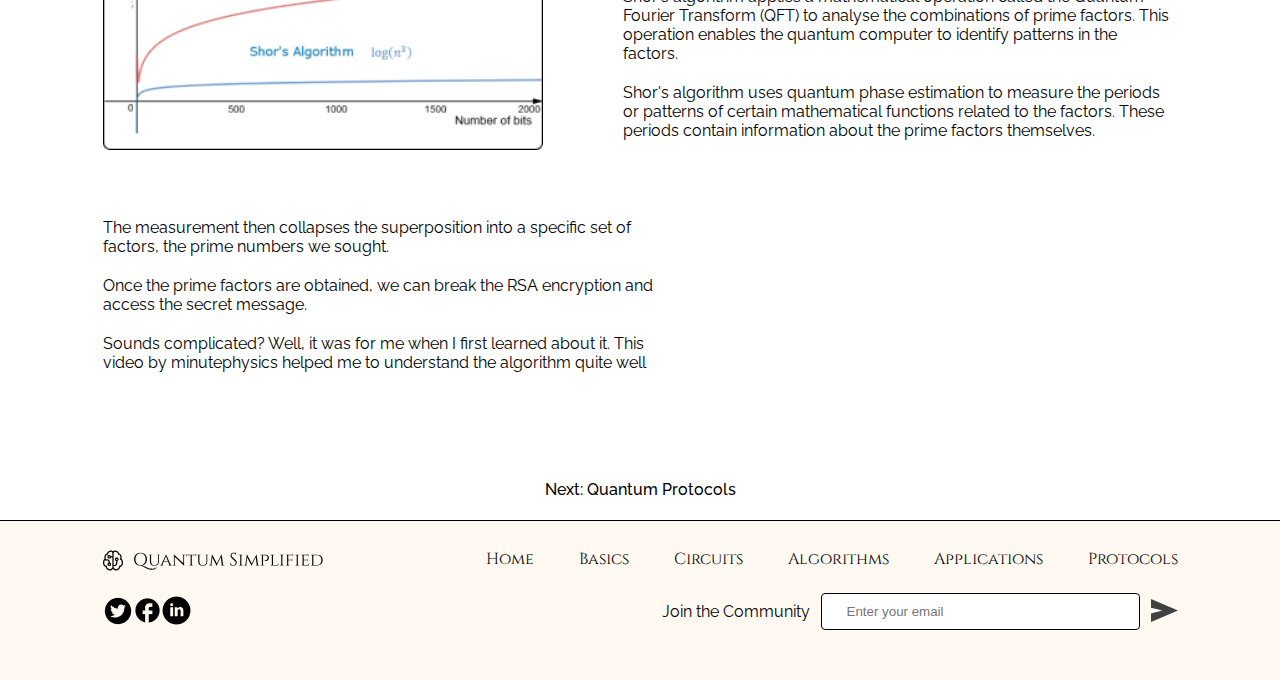
<file: real-world.html>
<!DOCTYPE html>
<html lang="en">
    <head>
        <meta charset="UTF-8" />
        <meta name="viewport" content="width=device-width, initial-scale=1.0" />
        <title>Real World Applications</title>
        <link rel="stylesheet" href="css/real-world.css" />
        <link
            href="https://fonts.googleapis.com/css2?family=Cinzel&family=Playfair+Display:wght@400;500&family=Raleway:ital,wght@0,100;0,300;0,400;0,500;1,500&display=swap"
            rel="stylesheet"
        />
        <link rel="stylesheet" href="css/microinteractions.css" />
    </head>
    <body>
        <div class="background">
            <header class="nav__bar">
                <div class="wrapper nav__bar-wrapper">
                    <a href="index.html" class="logo">
                        <img src="Images/logo.svg" alt="logo" />
                    </a>

                    <ul class="nav__menu">
                        <li>
                            <a class="nav__item" href="index.html"
                                >Home</a
                            >
                        </li>
                        <li>
                            <a
                                class="nav__item trigger-item"
                                href="index.html#quantum_basics"
                                >Basics</a
                            >
                        </li>
                        <li>
                            <a class="nav__item" href="quantum-circuits.html"
                                >Circuits</a
                            >
                        </li>
                        <li>
                            <a class="nav__item" href="quantum-algorithms.html"
                                >Algorithms</a
                            >
                        </li>
                        <li>
                            <a class="nav__item active" href="real-world.html"
                                >Applications</a
                            >
                        </li>
                        <li>
                            <a class="nav__item" href="quantum-protocols.html"
                                >Protocols</a
                            >
                        </li>
                    </ul>

                    <div class="hamburger">
                        <img
                            src="Images/menu.svg"
                            alt="hamburger menu"
                            class="hamburger_image"
                        />
                    </div>
                </div>
            </header>

            <main class="hero">
                <div class="wrapper">
                    <h1>Real World Quantum Algorithms</h1>
                    <p class="subtitle">
                        Welcome to this section, where we will learn about three
                        famous quantum algorithms by delving into how they could
                        apply to some real life cases.
                    </p>
                </div>
            </main>
        </div>

        <section id="deutsch-josza" class="deutsch-josza wrapper">
            <h3>Deutsch-Jozsa Algorithm</h3>
            <h4>Testing if a coin is biased</h4>

            <div class="pairs pairs1">
                <div class="pair pair1">
                    <div class="content">
                        <p>
                            Say you have a coin, and you want to see if it's
                            biased or not. In this hypothetical situation, the
                            coin flip outcomes are strictly probabilistic; if
                            biased, you would get the same outcome twice;
                            otherwise, you would get different outcomes.
                        </p>
                        <p>
                            The table shows you would have four different
                            scenarios based on two flips. You could get HH or
                            TT, both of which indicate that the coin is biased,
                            or you could get either HT or TH, which would
                            suggest that the coin is fair.
                        </p>
                    </div>

                    <div class="dj_circuit-div">
                        <img
                            class="dj_circuit"
                            src="Images/dj_circuit.png"
                            alt="deutsch-josza circuit"
                        />
                    </div>
                </div>
                <div class="pair pair2">
                    <div class="outcome_table-div">
                        <img
                            class="outcome_table"
                            src="Images/outcome_table.png"
                            alt="outcome table"
                        />
                    </div>
                    <div class="content">
                        <p>
                            Thinking classically, how could you determine
                            whether the coin is fair? You must figure it out via
                            brute force and flip it twice. Is there another
                            better way to figure this out?
                        </p>
                        <p>
                            Well, by harnessing the power of quantum computers,
                            you can. We can use a circuit like the one above. So
                            imagine this: you are in a parallel universe, and
                            you can simultaneously stimulate both coin flips.
                            Then you can compare if the results are identical or
                            different.
                        </p>
                        <p>
                            Quantumly, you would first put all the outcomes into
                            superposition by applying a Hadamard gate. Then you
                            would compare the two outcomes; if they are similar,
                            you would get the result zero; however, if they
                            aren't, you would get one. Sounds simple? Well, yes,
                            that was the very first quantum algorithm. As time
                            progressed, so did the algorithms; you will build on
                            what you learned today in the following examples.
                        </p>
                    </div>
                </div>
                <div class="pair pair3">
                    <div class="content">
                        <p>
                            Finally, say you wanted to generalise from
                            coin-flipping to other useful operations. A general
                            use case for this algorithm would be anything that
                            included a function, and you could test if the
                            function was constant or biased.
                        </p>
                        <p>
                            If you wish to learn more about the algorithm,
                            albeit more mathematically, watch this brilliant
                            video by Artur Ekert. He includes details about
                            oracles that we will use in the following examples.
                        </p>
                    </div>
                    <div class="dja-div">
                        <iframe
                            class="dja"
                            src="https://www.youtube.com/embed/DyINHZoOcLQ"
                            title="YouTube video player"
                            frameborder="0"
                            allow="accelerometer; autoplay; clipboard-write; encrypted-media; gyroscope; picture-in-picture; web-share"
                            allowfullscreen
                        ></iframe>
                    </div>
                </div>
            </div>
        </section>

        <div class="border"></div>

        <section id="grover" class="grover's wrapper">
            <h3>Grover's Algorithm</h3>
            <h4>Looking For Wally</h4>

            <div class="pairs">
                <div class="pair pair4">
                    <div class="content">
                        <p>
                            You have a picture, and you want to find Wally. How
                            would you go about finding Wally using a computer?
                            Well, you would have to look at each character and
                            compare it to the characteristics of Wally, and if
                            it matches, you have found Wally, and if not, you
                            keep going.
                        </p>
                        <p>
                            This method would take O(n) operations given that
                            there are n characters. However, is there a faster
                            way you could do this? Yes, there is! See Grover's
                            Algorithm Circuit, which does it in O(n^1/2) or
                            O(square root n) steps. A quadratic speedup!
                        </p>
                        <p>
                            At a high level, what we need to do, is to visualise
                            every possible character at the same time; then, for
                            the characters that share characteristics with
                            Wally, we increase the probability of measuring it,
                            and then for the ones that don't, we decrease the
                            chance of measuring it. If we repeat this process
                            root n times, we should have a very high (almost
                            certain) probability of measuring Wally.
                        </p>
                    </div>

                    <div class="grovers_s-div">
                        <img
                            class="grovers_s"
                            src="Images/Grover's Superposition.png"
                            alt="superposition of states"
                        />
                    </div>
                </div>
                <div class="pair pair5">
                    <div class="grovers_oracle-div">
                        <img
                            class="grovers_oracle"
                            src="Images/Grover's Oracle.png"
                            alt="Grover's oracle"
                        />
                    </div>
                    <div class="content">
                        <p>Let's go into more detail now.</p>
                        <p>
                            In this scenario, there are only eight characters.
                            The first step is assigning each character a state
                            to simulate all the states simultaneously. And since
                            three qubits allow for eight states, we only need to
                            use three qubits. To demonstrate this, character one
                            will have the state 000, character two 001 and so
                            on, until character eight has 111. We must apply a
                            Hadamard gate to each of the three qubits to
                            visualise all the states simultaneously.
                        </p>
                        <p>
                            The second stage is Amplitude Amplification, a
                            process that increases the amplitude of one state
                            while reducing the amplitude of all the other states
                            in the superposition. In this algorithm, amplitude
                            amplification is created by an oracle and Grover's
                            operator combined.
                        </p>
                        <p>
                            To visualise this, here's a diagram that shows all
                            the states after putting them into equal
                            superposition. They all have the same probability of
                            being Wally. Note that Wally is at the state w.
                        </p>
                    </div>
                </div>
                <div class="pair pair6">
                    <div class="content">
                        <p>
                            Now we will see what the oracle and Grover's
                            operator do to the superposition. The oracle is
                            encoded with the characteristics of Wally. For
                            instance. a red and white striped shirt, jeans and a
                            cane. It will compare all the states simultaneously,
                            but when a state matches the characteristics, it
                            will change the amplitude of the state to a
                            minus—essentially flagging it.
                        </p>
                        <p>
                            Secondly, Grover's operator looks for the mean
                            amplitude and rotates each state about the mean. So
                            all the states apart from the flagged one would
                            decrease. Since there is such a significant
                            disparity between Wally's state and the mean, the
                            new amplitude of the state would be huge.
                        </p>
                        <p>
                            This process will repeat for approximately root n
                            times, and then you can measure out Wally with a
                            high probability!
                        </p>
                    </div>
                    <div class="grovers_diff-div">
                        <img
                            class="grovers_diff"
                            src="Images/Grover's Diffusion operator.png"
                            alt="Grover's diffusion operator"
                        />
                    </div>
                </div>
            </div>
        </section>

        <div class="border"></div>

        <section id="shor" class="shor's wrapper">
            <h3>Shor's Algorithm</h3>
            <h4>Craking RSA Encryption</h4>

            <div class="pairs">
                <div class="pair pair7">
                    <div class="content">
                        <p>
                            Imagine you have a secret message locked using RSA
                            encryption, which relies on the difficulty of
                            factoring large numbers into prime factors. Breaking
                            this encryption requires finding the two prime
                            numbers multiplied to create the encryption key.
                        </p>
                        <p>
                            If we used a classical computer to break the RSA
                            encryption, we would have to try many possible
                            combinations of prime factors until we find the
                            correct ones. This process would take a long time
                            and require a lot of computational power.
                        </p>
                        <p>
                            The fastest way to currently do this would be using
                            the Number Field Sieve Algorithm
                        </p>
                    </div>

                    <div class="s_circuit-div">
                        <img
                            class="s_circuit"
                            src="Images/s_circuit.svg"
                            alt="Shor's circuit"
                        />
                    </div>
                </div>
                <div class="pair pair8">
                    <div class="shor_run_time-div">
                        <img
                            class="shor_run_time"
                            src="Images/Run time of Shor's.png"
                            alt="Shor vs Number Field Sieve"
                        />
                    </div>
                    <div class="content">
                        <p>
                            However, Shor's powerful quantum algorithm offers a
                            much faster approach to factorising large numbers.
                            Here's how it works:
                        </p>
                        <p>
                            Shor's algorithm starts by utilising the power of
                            quantum superposition. It allows us to consider
                            multiple possible combinations of prime factors
                            simultaneously.
                        </p>
                        <p>
                            Shor's algorithm applies a mathematical operation
                            called the Quantum Fourier Transform (QFT) to
                            analyse the combinations of prime factors. This
                            operation enables the quantum computer to identify
                            patterns in the factors.
                        </p>
                        <p>
                            Shor's algorithm uses quantum phase estimation to
                            measure the periods or patterns of certain
                            mathematical functions related to the factors. These
                            periods contain information about the prime factors
                            themselves.
                        </p>
                    </div>
                </div>
                <div class="pair pair9">
                    <div class="content">
                        <p>
                            The measurement then collapses the superposition
                            into a specific set of factors, the prime numbers we
                            sought.
                        </p>
                        <p>
                            Once the prime factors are obtained, we can break
                            the RSA encryption and access the secret message.
                        </p>
                        <p>
                            Sounds complicated? Well, it was for me when I first
                            learned about it. This video by minutephysics helped
                            me to understand the algorithm quite well
                        </p>
                    </div>
                    <div class="sa-div">
                        <iframe
                            class="sa"
                            src="https://www.youtube.com/embed/lvTqbM5Dq4Q"
                            title="YouTube video player"
                            frameborder="0"
                            allow="accelerometer; autoplay; clipboard-write; encrypted-media; gyroscope; picture-in-picture; web-share"
                            allowfullscreen
                        ></iframe>
                    </div>
                </div>
            </div>
        </section>

        <div class="wrapper">
            <div class="next">
                <a href="quantum-protocols.html">Next: Quantum Protocols</a>
            </div>
        </div>

        <footer class="footer-mobile">
            <div class="border"></div>
            <div class="footer_logo">
                <a href="#"><img src="Images/logo.svg" alt="logo" /></a>
            </div>
            <p class="join">Join the Community</p>

            <div class="social_headers">
                <a href="#"><img src="Images/twitter.png" alt="twitter" /></a>
                <a href="#"
                    ><img src="Images/facebook.png" alt="facebook"
                /></a>
                <a href="#"
                    ><img src="Images/linkedin.png" alt="linkedin"
                /></a>
            </div>
        </footer>

        <footer class="footer-desktop">
            <div class="border"></div>
            <div class="wrapper-footer">
                <div class="footer_nav">
                    <div class="footer_logo">
                        <a href="#"
                            ><img src="Images/logo.svg" alt="logo"
                        /></a>
                    </div>
                    <nav>
                        <ul>
                            <li>
                                <a class="active" href="index.html">Home</a>
                            </li>
                            <li><a href="index.html">Basics</a></li>
                            <li>
                                <a href="quantum-circuits.html">Circuits</a>
                            </li>
                            <li>
                                <a href="quantum-algorithms.html">Algorithms</a>
                            </li>
                            <li><a href="real-world.html">Applications</a></li>
                            <li>
                                <a href="quantum-protocols.html">Protocols</a>
                            </li>
                        </ul>
                    </nav>
                </div>

                <div class="interaction">
                    <div class="social_headers">
                        <a href="#"
                            ><img src="Images/twitter.png" alt="twitter"
                        /></a>
                        <a href="#"
                            ><img src="Images/facebook.png" alt="facebook"
                        /></a>
                        <a href="#"
                            ><img src="Images/linkedin.png" alt="linkedin"
                        /></a>
                    </div>

                    <div class="newsletter">
                        <p>Join the Community</p>
                        <input type="email" placeholder="Enter your email" />
                        <a href="#"
                            ><img
                                src="Images/submit.svg"
                                alt="submit email to newsletter"
                        /></a>
                    </div>
                </div>
            </div>
        </footer>
        <script src="js/menu.js"></script>
        <script src="js/scrolldown.js"></script>
        <script src="js/card.js"></script>
    </body>
</html>
</file>
<file: css/index.css>
html {
    font-size: 62.5%;
    box-sizing: border-box;
}

body {
    font-family: 'Raleway';
}

*{
    margin: 0;
    padding: 0;
}

.carousel,
.carousel__slide {
    box-sizing: border-box;
}


a {
    text-decoration: none;
    color: black;
}
.image {
    background-image: url(../Images/Background.png);
    background-position: 69% center;
}

.wrapper {
   max-width: 350px;
   margin: 0 auto; 
   width: 100%;
}

.nav__menu {
    list-style: none;
}

.nav__item {
    text-decoration: none;
    color: black;
    font-size: 1.6rem;
    font-family: 'Cinzel'
}

.nav__bar {
    width: 100%;
    display: flex;
    justify-content: space-between;
    align-items: center;
    padding: 2.1rem 0 2.2rem 0;
    background-color: rgba(255, 255, 255, .6);
    transition: all .6s ease-in-out;
}


.nav__bar.scroll-down {
    filter: drop-shadow(0 -10px 20px rgb(170, 170, 170));
    position: fixed;
    left: 0;
    background-color: white;
}


.nav__bar-wrapper {
    display: flex;
    align-items: center;
    justify-content: space-between;

}

.nav__menu {
    position: fixed;
    display: flex;
    flex-direction: column;
    top: 8.2rem;
    gap: 1.5rem;
    transition: .5s ease-in-out;
    width: 100%;
    align-items: center;
    left: -100%;
    background-color: white;
    height: 100vh;
    padding-top: 1rem;
    z-index: 100;
}

.nav__menu.active {
    left: 0;
}

.nav__bar.active {
    background-color: white;
}

.hero {
    background-color: rgba(255, 255, 255, .55);
    padding: 4rem 0 12rem 0;
    /* padding-top: 8.2rem; */
}

.hero.scroll-down {
    padding-top: 12.2rem;
}

.hero h1 {
    margin: 0;
    font-family: 'Playfair Display';
    font-weight: 400;
    font-size: 3.9em;
    text-align: center;
    padding-bottom: 8.7rem;
}

.subtitle {
    display: none;
}

.hero .cta a {
    display: flex;
    gap: .7rem;
    justify-content: center;
    align-items: center;
    padding: .8rem .85rem .8rem .85rem;
    max-width: 15.4rem;
    margin: 0 auto;
    box-shadow: 4px 4px 0 rgba(0,0,0, 1);
    border: 1px solid black;
}

.hero .cta p {
    font-weight: 400;
    font-size: 1.6rem;
    margin: 0;
}

section {
    padding: 4rem 0 0 0;
  }

.border {
    border-bottom: 1px solid black;
}

h2 {
    font-family: 'Playfair Display';
    font-size: 3rem;
    font-weight: 500;
    text-align: center;
    padding-bottom: 1em;
}

h4 {
    font-family: 'Playfair Display';
    font-size: 2.4rem;
    font-weight: 500;
    text-align: center;
    padding-bottom: 1rem;
}

p {
    font-size: 1.6rem;
    font-weight: 400;
    text-align: center;
}

.quantum_basics p{
    padding-bottom: 4rem;
}

h3 {
    font-size: 2.8rem;
    font-family: 'Playfair Display';
    font-weight: 500;
    text-align: center;
    padding-bottom: 1.5em;
}

h5 {
    font-family: 'Playfair Display';
    font-size: 2.2rem;
    font-weight: 400;
    text-align: center;
}

.state_list {
    list-style: none;
    padding-bottom: 2rem;
    margin-top: -3.5rem;
}

.state_list li {
    text-decoration: none;
    text-align: center;
    font-size: 1.6rem;
}

.quantum_states p{
    padding-bottom: 4rem;
}

.col_right.bloch_sphere{
    display: flex;
    justify-content: center;
    padding-bottom: 4rem;
}

.bloch_sphere1 {
    display: none;
}

.quantum_properties-desktop {
    display: none;
}


.carousel {
    width: 27.8rem;
    height: 23.1rem;
    margin: 0 auto;
    position: relative;
    z-index: 1;
}

.carousel__slide {
    position: absolute;
    border: 1px solid black;
    border-radius: .8rem;
    width: 27.8rem;
    height: 23.1rem;
    margin-bottom: 1rem;
}

.carousel__track-container {
    background-color: white;
    position: relative;
    overflow: hidden;
    height: 100%;
    /* border: 1px solid black; */
}


.carousel__track {
    list-style: none;
    position: relative;
    /* overflow: hidden; */
    height: 100%;
    transition: transform 250ms ease-in;
}

.title {
    font-size: 2.2rem;
    font-weight: 500;
    font-family: 'Playfair Display';
    padding: 1rem 0;
    text-align: center;
}

.content {
    font-size: 1.6rem;
    padding: 0 .8rem 2.6rem .8rem;
    text-align: center;
}

.carousel__button {
    position: absolute;
    top: 50%;
    transform: translateY(-50%);
    background: transparent;
    border: 0;
    cursor: pointer;
}

.carousel__button--left {
    left: -3rem;
}

.carousel__button--right {
    right: -3rem;
}

.carousel__button img {
    width: 2.5rem;
}

.carousel__nav {
    display: flex;
    justify-content: center;
    padding: 10px 0;
}
.carousel__indicator {
    border: 0;
    border-radius: 50%;
    width: 20px;
    height: 20px;
    background: rgb(0,0,0,.3);
    margin: 0 9px;
    cursor: pointer;
}

.carousel__indicator.current-slide {
    background-color: rgba(0, 0, 0, 0.75);
}

.is-hidden { display: none;}

.quantum_properties-mobile {
    margin-bottom: 5rem;
}

.next {
    font-size: 1.6rem;
    font-weight: 500;
    display: flex;
    justify-content: center;
    margin-top: 1.5rem;
    margin-bottom: 2.1rem;
}

footer {
    background-color: #FFF9F1;
}

.footer-desktop {
    display: none;
}

.footer_logo {
    display: flex;
    justify-content: center;
    padding: 2.1rem 0 1.2rem 0;
}

.join {
    padding-bottom: 1.7rem;
}

.social_headers {
    display: flex;
    justify-content: center;
    padding-bottom: 1.2rem;
}

@media (min-width: 400px) {
    .carousel__button--left {
        left: -4rem;
    }
    
    .carousel__button--right {
        right: -4rem;
    }
}

@media (min-width: 450px) {
    .wrapper {
        max-width: 400px;
    }
}

@media (min-width: 500px) {
    .wrapper {
        max-width: 450px;
    }
}

@media (min-width: 600px) {
    .wrapper {
        max-width: 540px;
    }

    .hero h1 {
        padding-bottom: 2rem;
    }
    .subtitle {
        display: block;
        width: 50rem;
        margin: 0 auto;
        padding-bottom: 3.6rem;
        font-weight: 400;
    }

    .bloch_sphere2 {
        height: 25em;
        width: 30em;
    }
    
    
}

@media (min-width: 700px) {
    .wrapper {
        max-width: 630px;
    }
    
    .col_right.bloch_sphere{
        display: flex;
        justify-content: center;
        padding-bottom: 4rem;
        gap: 2rem;
    }
    
    .bloch_sphere1 {
        display: block;
        height: 22.6rem;
    }

    .bloch_sphere2 {
        height: 22.6rem;
        width: auto;
    }
}

@media (min-width: 800px) {
    .wrapper {
        max-width: 720px;
    }

    .col_right.bloch_sphere {
        gap: 4rem;
    }
}

@media (min-width: 900px) {
    .wrapper {
        max-width: 810px;
    }

    .col_right.bloch_sphere {
        gap: 4rem;
    }
}

@media (min-width: 1024px) {
    .wrapper {
        max-width: 904px;
    }


    .image {
        background-position: 40% center;
        background-size: cover;
        background-repeat: no-repeat;
    }

    .nav__bar {
        background-color: rgba(255, 255, 255, 0.5);
    }

    .hero {
        background-color: rgba(255, 255, 255, 0.3);
    }

    .hero h1 {
        text-align: left;
        max-width: 47.6rem;
        font-size: 4.2rem;
    }

    .subtitle {
        text-align: left;
        margin: 0;
    }

    .hero .cta  a{
        justify-content: left;
        margin: 0;
    }

    h2 {
        font-size: 3.6rem;
        text-align: left;
    }

    .col {
        display: flex;
        gap: 4.2rem;
    }

    h3 {
        font-size: 3.2rem;
    }

    h4 {
        text-align: left;
        font-size: 2.7rem;
    }

    h5 {
        font-size: 2.5rem;
        text-align: left;
    }

    p {
        text-align: left;
    }

    .quantum_states .col_right {
        display: flex;
        flex-direction: column;
    }

    .state_list li {
        text-align: left;
    } 

    .quantum_properties-mobile {
        display: none;
    }

    .quantum_properties-desktop {
        display: block;
    }

    .set1 {
        display: flex;
        gap: 5rem;
        padding-bottom: 3.8rem;
        justify-content: center;
    }

    .set2 {
        display: flex;
        gap: 5rem;
        justify-content: center;
    }

    .card {
        border: 1px solid black;
        border-radius: .8rem;
        width: 25.8rem;
        padding: .9rem 0 2.6rem 0;
    }

    .card p {
        padding: 0 .8rem;
    }

    h6 {
        font-family: 'Playfair Display';
        font-size: 2.2rem;
        text-align: center;
        font-weight: 500;
        padding-bottom: 1rem;
    }

    .card p {
        text-align: center;
    }

    .next {
        margin: 4rem 0;
    }

    .footer-mobile {
        display: none;
    }

    .footer-desktop {
        display: block;
    }

    .footer_nav {
        display: flex;
        justify-content: space-between;
        align-items: center;
    }

    .footer_nav nav ul{
        display: flex;
        list-style: none;
        gap: 3.5rem;
        align-items: center;
        padding-top: .4rem;
    }

    .footer_nav li {
        font-family: 'Cinzel';
        font-size: 1.6rem;
    }

    .interaction {
        display: flex;
        justify-content: space-between;
        align-items: center;
        padding-bottom: 5rem;
    }

    .newsletter {
        display: flex;
        gap: 1.1rem;
        align-items: center;
    }

    .newsletter input {
        padding: 1rem 11.5rem 1rem 2.5rem;
        border: 1px solid black;
        border-radius: .4rem;
    }

    .social_headers {
        padding: 0;
        align-items: center;
    }

    .left_col {
        width: 185%;
    }
}

@media (min-width: 1150px) {
    .wrapper {
        max-width: 1012px;
    }

    .card {
        padding: 1.2rem 0 2.6rem 0;
    }

    .card p {
        padding: 0 1rem;
    }

    .col_left {
        width: 59%;
    }
}

@media (min-width: 1220px) {
    .hamburger {
        display: none;
    }

    .footer_nav nav ul {
        gap: 4.5rem;
    }

    .nav__menu {
        position: unset;
        width: unset;
        height: unset;
        flex-direction: row;
        gap: 4.5rem;
        padding-top: 0;
        background-color: unset;
        transition: none;
    }


    .bloch_sphere1 {
        padding-right: 5rem;
        height: 26rem;
    }
    .bloch_sphere2 {
        padding-left: 5rem;
    }

    .bloch_sphere {
        padding-left: 5rem;
    }

    .ket_notation {
        padding-top: 2rem;
        padding-left: 10rem;
    }

    .wrapper {
        max-width: 1075px;
    }
}

@media (min-width: 1300px) {
    .wrapper {
        max-width: 1114px;
    }

    h6 {
        font-size: 2.4rem;
    }

    .card {
        width: 30rem;
    }

    .card p {
        padding: 0 4.5rem;
    }
}

@media (min-width: 1440px) {
    .wrapper {
        max-width: 1200px;
    }

    .hero h1 {
        font-size: 5.2rem;
        max-width: 51rem;
    }

    .subtitle {
        font-size: 1.8rem;
    }

    h2 {
        font-size: 4rem;
    }

    h4 {
        font-size: 3rem;
    }

    h3 {
        font-size: 3.6rem;
    }

    h5 {
        font-size: 2.7rem;
    }


    .next {
        justify-content: right;
    }

    .bloch_sphere {
        padding-left: 7rem;
    }

    .ket_notation {
        padding-left: 14rem;
    }

    .right_col {
        padding-bottom: 2rem;
    }

    .bloch_sphere1 {
        padding-right: 7rem;
    }

    .bloch_sphere2 {
        padding-left: 7rem;
    }
}

@media (min-width: 1540px) {
    .wrapper {
        max-width: 1278px;
    }

    section {
        padding-top: 6.2rem;
    }
}

@media (min-width: 1630px) {
    .wrapper {
        max-width: 1315px;
    }
}

@media (min-width: 1740px) {
    .wrapper {
        max-width: 1426px;
    }
}

@media (min-width: 1920px) {
    .wrapper {
        max-width: 1540px;
    }

    .hero h1 {
        font-size: 6rem;
        max-width: 71rem;
    }

    .subtitle {
        font-size: 2rem;
        width: 62rem;
    }

    h2 {
        font-size: 4.4rem;
    }

    h4 {
        font-size: 3.2rem;
    }

    h3 {
        font-size: 4rem;
    }

    h5 {
        font-size: 3rem;
    }

    h6 {
        font-size: 2.7rem;
    }

    .set1 {
        gap: 8.2rem;
    }

    .set2 {
        gap: 8.2rem;
    }

    p {
        font-size: 1.8rem;
    }

    .nav__item {
        font-size: 1.8rem;
    }

    .state_list li {
        font-size: 1.8rem;
    }

    .card p {
        padding: 0 5rem;
    }

    .card {
        width: 35rem;
        padding: 2rem 0 5.5rem 0;
    }

    .bloch_sphere {
        padding-left: 10rem;
    }

    .ket_notation {
        padding-left: 20rem;
    }

    .bloch_sphere1 {
        padding-right: 15rem;
    }

    .bloch_sphere2 {
        padding-left: 15rem;
    }

    .next a {
        font-size: 1.8rem;
    }
}
</file>
<file: css/microinteractions.css>
.nav__item {
    position: relative;
}

.nav__item.active:before {
    position: absolute;
    content: "";
    width: 35%;
    height: 1px;
    border-bottom: 2px solid black;
    bottom: -6px;
}

.nav__item::before {
    position: absolute;
    content: "";
    width: 0%;
    height: 1px;
    border-bottom: 2px solid grey;
    bottom: -6px;
    transition: width .3s;
}

.nav__item:hover::before {
    width: 35%;
}
</file>
<file: css/quantum-circuit.css>
html {
    font-size: 62.5%;
    box-sizing: border-box;
}

body {
    font-family: 'Raleway';
}

*{
    margin: 0;
    padding: 0;
}

img {
    max-width: 100%;
}

a {
    text-decoration: none;
    color: black;
}

.wrapper,
.wrapper-pauli_contents {
    max-width: 350px;
    margin: 0 auto; 
    width: 100%;
}

.background {
background-color: #FFF9F1;
}

 
.nav__menu {
    list-style: none;
}

.nav__item {
    text-decoration: none;
    color: black;
    font-size: 1.6rem;
    font-family: 'Cinzel'
}

.nav__bar {
    width: 100%;
    display: flex;
    justify-content: space-between;
    align-items: center;
    padding: 2.1rem 0 2.2rem 0;
    transition: all .6s ease-in-out;
}


.nav__bar.scroll-down {
    filter: drop-shadow(0 -10px 20px rgb(170, 170, 170));
    position: fixed;
    left: 0;
    background-color: white;
    z-index: 100;
}


.nav__bar-wrapper {
    display: flex;
    align-items: center;
    justify-content: space-between;

}

.nav__menu {
    position: fixed;
    display: flex;
    flex-direction: column;
    top: 8.2rem;
    gap: 1.5rem;
    transition: .5s ease-in-out;
    width: 100%;
    align-items: center;
    left: -100%;
    background-color: white;
    height: 100vh;
    padding-top: 1rem;
    z-index: 100;
}

.nav__menu.active {
    left: 0;
}

.nav__bar.active {
    background-color: white;
}

.hero {
    position: relative;
    margin-bottom: 5rem;
    padding-bottom: 10rem;
    border-bottom: 1px solid black;
    z-index: 1;
}



.hero.scroll-down {
    padding-top: 12.2rem;
}

.hero h1 {
    margin: 0;
    font-family: 'Playfair Display';
    font-weight: 400;
    font-size: 3.9em;
    text-align: center;
    padding-bottom: 2.9rem;
}

h4 {
    font-size: 2.4rem;
    font-family: 'Playfair Display';
    font-weight: 500;
    text-align: center;
    padding-bottom: 1rem;
}

.hero .col-right {
    display: flex;
    justify-content: center;
}

.hero img {
    position: absolute;
    padding-top: 2rem;
    width: 28.7rem;
    z-index: -1;
}

.border {
    border-bottom: 1px solid black;
}

p {
    font-size: 1.6rem;
    font-weight: 400;
    text-align: center;
}

.need_to_know p {
    padding-bottom: 3rem;
}


.quantum_basics p{
    padding-bottom: 4rem;
}

h3 {
    font-size: 2.8rem;
    font-family: 'Playfair Display';
    font-weight: 500;
    text-align: center;
    padding-bottom: 3rem;
}

h5 {
    font-family: 'Playfair Display';
    font-size: 2.2rem;
    font-weight: 400;
    text-align: center;
}

.h7 {
    font-size: 2rem;
    font-weight: 500;
    text-align: center;
    margin-bottom: -2.3rem;
}

.learn-matrices {
    display: none;
}

.need_to_know .col-right {
    display: flex;
    flex-direction: column;
    justify-content: center;
    align-items: center;
    gap: 3.2rem;
}

.state_vectors {
    width: 32.4rem;
}

.gatesmatrix {
    width: 32.6rem;
}

section {
    padding-bottom: 3.6rem;
}

h3 {
    padding-top: 5rem;
}

.quantum_gates p {
    padding-bottom: 2.3rem;
}

.quantum_gates .col-right {
    display: flex;
    flex-direction: column;
    align-items: center;
    gap: 1rem;
}

.Pauli img, 
.Hadamard img {
    width: 19.6rem;
}

.Hadamard, 
.CNOT {
    padding-top: 3rem;
}

.CNOT img {
    width: 30.4rem;
}

.next {
    font-size: 1.6rem;
    font-weight: 500;
    display: flex;
    justify-content: center;
    margin-bottom: 2.1rem;
}

footer {
    background-color: #FFF9F1;
    width: 100%;
}

.footer-desktop {
    display: none;
}

.footer_logo {
    display: flex;
    justify-content: center;
    padding: 2.1rem 0 1.2rem 0;
}

.join {
    padding-bottom: 1.7rem;
}

.social_headers {
    display: flex;
    justify-content: center;
    padding-bottom: 1.2rem;
}


@media (min-width: 450px) {
    .wrapper,
    .wrapper-pauli_contents {
        max-width: 400px;
    }
}

@media (min-width: 500px) {
    .wrapper,
    .wrapper-pauli_contents {
        max-width: 450px;
    }
}

@media (min-width: 600px) {
    .wrapper.nav__bar-wrapper {
        max-width: 540px;
    }

    .CNOT img{
        width: 35rem;
    }
}

@media (min-width: 700px) {
    .wrapper.nav__bar-wrapper {
        max-width: 630px;
    }

    .wrapper,
    .wrapper-pauli_contents,
    .wrapper-pauli_images {
        max-width: 500px;
        margin: 0 auto;
    }

    .Hadamard .col-right {
        flex-direction: row;
        justify-content: center;
        gap: 3rem;
    }

    .CNOT img{
        width: 45.6rem;
    }

    .need_to_know img {
        width: 40rem;
    }

    .Pauli .col-right {
        display: grid;
        grid-template-columns: 1fr 1fr;
        grid-template-rows: 1fr 1fr;
        grid-template-areas: 
            "x y"
            "z z";
        justify-items: center;
        align-items: center;
    }

    .x-gate {
        grid-area: x;
    }

    .y-gate {
        grid-area: y;
    }

    .z-gate {
        grid-area: z;
        padding-top: 2.5rem;
    }

    .hero img {
        width: 325px;
    }

    .hero {
        padding-bottom: 12rem;
        margin-bottom: 5.2rem;
    }
}

@media (min-width: 800px) {
    .wrapper,
    .wrapper-pauli_contents,
    .wrapper-pauli_images {
        max-width: 525px;
    }

    .wrapper.nav__bar-wrapper {
        max-width: 720px;
    }

    h4 {
        font-size: 2.7rem;
    }

    .hero img {
        padding-top: 3rem;
        width: 400px;
    }

    .hero {
        margin-bottom: 9rem;
    }
}

@media (min-width: 900px) {
    .wrapper {
        max-width: 540px;
    }

    .wrapper-pauli_images {
        max-width: unset;
        margin: 0;
    }

    .wrapper.nav__bar-wrapper {
        max-width: 810px;
    }

    .need_to_know .state_vectors {
        width: 42rem;
    }

    .need_to_know .gatesmatrix {
        width: 42rem;
    }

    .Hadamard .col-right {
        gap: 4rem;
    }

    .Pauli .col-right {
        display: flex;
        flex-direction: row;
        justify-content: center;
        gap: 2rem;
    }

    .z-gate {
        padding: 0;
    }
}

@media (min-width: 1024px) {
    .wrapper {
        max-width: 580px;
    }

    .wrapper.nav__bar-wrapper, 
    .wrapper-footer {
        max-width: 904px;
        margin: 0 auto; 
        width: 100%;
    }

    .need_to_know .state_vectors {
        width: 52.5rem;
    } 

    .need_to_know .gatesmatrix {
        width: 51.2rem;
    }

    .hero h1 {
        font-size: 5.2rem;
    }

    .hero {
        padding-bottom: 17rem;
        margin-bottom: 12rem;
    }

    h4 {
        font-size: 2.7rem;
    }

    h3 {
        font-size: 3.2rem;
    }

    .h7 {
        font-size: 2.2rem;
    }

    .hero img {
        padding-top: 3.5rem;
        width: 52.9rem;
    }

    .information {
        padding-bottom: 2rem;
    }

    .need_to_know {
        padding-bottom: 5rem;
    }

    .footer-mobile {
        display: none;
    }

    .footer-desktop {
        display: block;
    }

    .footer_nav {
        display: flex;
        justify-content: space-between;
        align-items: center;
    }

    .footer_nav nav ul{
        display: flex;
        list-style: none;
        gap: 3.5rem;
        align-items: center;
        padding-top: .4rem;
    }

    .footer_nav li {
        font-family: 'Cinzel';
        font-size: 1.6rem;
    }

    .interaction {
        display: flex;
        justify-content: space-between;
        align-items: center;
        padding-bottom: 5rem;
    }

    .newsletter {
        display: flex;
        gap: 1.1rem;
        align-items: center;
    }

    .newsletter input {
        padding: 1rem 11.5rem 1rem 2.5rem;
        border: 1px solid black;
        border-radius: .4rem;
    }

    .social_headers {
        padding: 0;
        align-items: center;
    }
}

@media (min-width: 1220px) {
    .hamburger {
        display: none;
    }

    .wrapper,
    .Pauli.gate {
        max-width: 1075px;
        margin: 0 auto;
    }

    .footer_nav nav ul {
        gap: 4.5rem;
    }

    .nav__menu {
        position: unset;
        width: unset;
        height: unset;
        flex-direction: row;
        gap: 4.5rem;
        padding-top: 0;
        background-color: unset;
        transition: none;
    }

    .wrapper.nav__bar-wrapper,
    .wrapper-footer {
        max-width: 1075px;
    }

    .hero .col {
        display: flex;
        gap: 5rem;
    }

    .hero .col-left {
        max-width: 52.4rem;
    }

    .hero img {
        position: unset;
        padding: 0;
        z-index: unset;
    }

    .hero h1 {
        padding-top: 2rem;
        padding-bottom: 7rem;
    }

    .hero {
        position: static;
        padding-bottom: 4rem;
        margin: 0;
    }

    h4 {
        text-align: left;
    }

    h3 {
        padding-bottom: 3rem;
    }

    p {
        text-align: left;
    }

    .need_to_know {
        padding-bottom: 5rem;
    }

    .need_to_know .col {
        display: flex;
        gap: 3rem;
        justify-content: space-between;
    }

    .information {
        max-width: 50rem;
        padding: 0;
    }

    .need_to_know .col-right {
        justify-content: unset;
    }

    .need_to_know .state_vectors {
        width: 48rem;
    }

    .h7 {
        text-align: left;
    }

    .quantum_gates .gate {
        display: flex;
        gap: 2.8rem;
        padding-bottom: 2rem;
    }

    .wrapper-pauli_contents {
        max-width: 41.9rem;
        margin: 0;
    }

    .Hadamard .col-left {
        max-width: 41.9rem;
    }

    .Hadamard .col-right {
        gap: 2rem;
    }

    .CNOT .col-right {
        gap: 3rem;
    }

    .CNOT .col-right p {
        padding: 0;
    }


    .CNOT .col-left {
        max-width: 41.9rem;
    }

    .eg1,
    .eg2 {
        display: flex;
        gap: 2rem;
        align-items: end;
    }
}

@media (min-width: 1300px) {
    .wrapper,
    .wrapper.nav__bar-wrapper,
    .wrapper-footer,
    .Pauli.gate {
        max-width: 1114px;
    }
}

@media (min-width: 1440px) {
    .wrapper,
    .wrapper.nav__bar-wrapper,
    .wrapper-footer,
    .Pauli.gate {
        max-width: 1200px;
    }

    h4 {
        font-size: 3rem;
    }

    h3 {
        font-size: 3.6rem;
    }

    .next {
        justify-content: right;
    }

    .need_to_know .col {
        justify-content: flex-start;
        gap: 8rem;
    }

    .need_to_know .gatesmatrix {
        width: 60.3rem;
    }

    .need_to_know .state_vectors {
        width: 52.5rem;
    }

    .quantum_gates .gate {
        gap: 8rem;
    }
}

@media (min-width: 1540px) {
    .wrapper,
    .wrapper.nav__bar-wrapper,
    .wrapper-footer,
    .Pauli.gate {
        max-width: 1278px;
    }

    .quantum_gates .gate {
        gap: 9rem;
    }

    .hero img {
        width: 55rem;
    }

    .information {
        max-width: 53rem;
    }
}

@media (min-width: 1630px) {
    .wrapper,
    .wrapper.nav__bar-wrapper,
    .wrapper-footer,
    .Pauli.gate {
        max-width: 1315px;
    }

    .quantum_gates .gate {
        gap: 14rem;
    }

    .hero img {
        width: 59rem;
    }

    .information {
        max-width: 55rem;
    }

    h3 {
        padding-top: 6rem;
        padding-bottom: 5rem;
    }
}

@media (min-width: 1740px) {
    .wrapper,
    .wrapper.nav__bar-wrapper,
    .wrapper-footer,
    .Pauli.gate {
        max-width: 1426px;
    }

    .hero .col {
        gap: 17rem;
    }

    .need_to_know .col {
        gap: 12rem;
    }

    .wrapper-pauli_contents {
        max-width: 52rem;
    }

    .Pauli .col-right {
        gap: 5rem;
    }

    .Hadamard .col-left {
        max-width: 52rem;
    }

    .Hadamard .col-right {
        gap: 5rem;
    }

    .CNOT .col-right {
        gap: 3rem;
    }

    .CNOT .col-left {
        max-width: 52rem;
    }
}

@media (min-width: 1920px) {
    .wrapper,
    .wrapper.nav__bar-wrapper,
    .wrapper-footer,
    .Pauli.gate {
        max-width: 1540px;
    }

    .hero h1 {
        font-size: 6rem;
    }

    h2 {
        font-size: 4.4rem;
    }

    h4 {
        font-size: 3.2rem;
    }

    h3 {
        font-size: 4rem;
    }

    h5 {
        font-size: 3rem;
    }

    h6 {
        font-size: 2.7rem;
    }

    p {
        font-size: 1.8rem;
    }

    .nav__item {
        font-size: 1.8rem;
    }

    .state_list li {
        font-size: 1.8rem;
    }

    .hero .col-left {
        max-width: 70rem;
    }

    .hero img {
         width: 62rem;
    }


    .information {
        max-width: 58rem;
    }

    .need_to_know .col {
        gap: 18rem;
    }

    .wrapper-pauli_contents {
        max-width: 52rem;
    }

    .quantum_gates .gate {
        gap: 25rem;
    }

    .Pauli .col-right {
        gap: 5rem;
    }

    .Hadamard .col-left {
        max-width: 52rem;
    }

    .Hadamard .col-right {
        gap: 5rem;
    }

    .CNOT .col-right {
        gap: 3rem;
    }

    .CNOT .col-left {
        max-width: 52rem;
    }

    .next a {
        font-size: 1.8rem;
    }
}
</file>
<file: css/quantum-protocols.css>
html {
    font-size: 62.5%;
    box-sizing: border-box;
}

body {
    font-family: 'Raleway';
}

*{
    margin: 0;
    padding: 0;
}

img {
    max-width: 100%;
}

a {
    text-decoration: none;
    color: black;
}

.wrapper {
    max-width: 350px;
    margin: 0 auto; 
    width: 100%;
    overflow: hidden;
}

.background {
    background-color: #FFF9F1;
}
    
     
.nav__menu {
    list-style: none;
}

.nav__item {
    text-decoration: none;
    color: black;
    font-size: 1.6rem;
    font-family: 'Cinzel'
}

.nav__bar {
    width: 100%;
    display: flex;
    justify-content: space-between;
    align-items: center;
    padding: 2.1rem 0 2.2rem 0;
    transition: all .6s ease-in-out;
}


.nav__bar.scroll-down {
    filter: drop-shadow(0 -10px 20px rgb(170, 170, 170));
    position: fixed;
    left: 0;
    background-color: white;
    z-index: 100;
}


.nav__bar-wrapper {
    display: flex;
    align-items: center;
    justify-content: space-between;

}

.nav__menu {
    position: fixed;
    display: flex;
    flex-direction: column;
    top: 8.2rem;
    gap: 1.5rem;
    transition: .5s ease-in-out;
    width: 100%;
    align-items: center;
    left: -100%;
    background-color: white;
    height: 100vh;
    padding-top: 1rem;
    z-index: 100;
}

.nav__menu.active {
    left: 0;
}

.nav__bar.active {
    background-color: white;
}

.hero {
    position: relative;
    margin-bottom: 7rem;
    padding-bottom: 10rem;
    border-bottom: 1px solid black;
    z-index: 1;
}

.hero.scroll-down {
    padding-top: 12.2rem;
}

.hero h1 {
    margin: 0;
    font-family: 'Playfair Display';
    font-weight: 400;
    font-size: 3.9em;
    text-align: center;
    padding-bottom: 2.9rem;
}

h4 {
    font-size: 2.4rem;
    font-family: 'Playfair Display';
    font-weight: 500;
    text-align: center;
    padding-bottom: 1rem;
}

.hero .col-right {
    display: flex;
    justify-content: center;
}

.hero img {
    position: absolute;
    padding-top: 2rem;
    width: 30rem;
    z-index: -1;
}

.hero p,
footer p {
    text-align: center;
}

.border {
    border-bottom: 1px solid black;
}

p {
    font-size: 1.6rem;
    font-weight: 400;
    text-align: left;
    padding-bottom: 2rem;
}

h3 {
    font-size: 2.8rem;
    font-family: 'Playfair Display';
    font-weight: 500;
    text-align: center;
    padding-bottom: 3rem;
}

section {
    padding: 3rem 0 1rem;
}

.bold {
    padding: 0;
    font-weight: bold;
}

.bittoqubit {
    width: 26.6rem;
}

.bittoqubit-div {
    display: flex;
    justify-content: center;
    padding-bottom: 3rem;
}

.without {
    padding-bottom: 1rem;
}

.qtp {
    width: 34rem;
    height: 19rem;
    border-radius: .5rem;

}

.qtp-div {
    display: flex;
    justify-content: center;
    padding-bottom: 3rem;
}


.next {
    font-size: 1.6rem;
    font-weight: 500;
    display: flex;
    justify-content: center;
    margin-bottom: 2.1rem;
}

footer {
    background-color: #FFF9F1;
    width: 100%;
}

.footer-desktop {
    display: none;
}

.footer_logo {
    display: flex;
    justify-content: center;
    padding: 2.1rem 0 1.2rem 0;
}

.join {
    padding-bottom: 1.7rem;
}

.social_headers {
    display: flex;
    justify-content: center;
    padding-bottom: 1.2rem;
}

@media (min-width: 450px) {
    .wrapper {
        max-width: 400px;
    }
}

@media (min-width: 500px) {
    .wrapper {
        max-width: 450px;
    }
}

@media (min-width: 600px) {
    .wrapper.nav__bar-wrapper {
        max-width: 540px;
    }

    .qtp {
        width: 40.7rem;
        height: 22rem;
        border: 1px solid black;
    }

    .qtp-div {
        padding-top: 1rem;
    }

    .hero img {
        width: 35rem;
    }

    .hero {
        padding-bottom: 12rem;
        margin-bottom: 8rem;
    }

    .bittoqubit {
        width: 35rem;
    }

    .bittoqubit-div {
        padding-top: 1rem;
    }
}

@media (min-width: 700px) {
    .wrapper {
        max-width: 475px;
    }
}

@media (min-width: 750px) {
    .wrapper.nav__bar-wrapper {
        max-width: 630px;
    }

    .bittoqubit {
        width: 40rem;
    }

    .wrapper {
        max-width: 510px;
    }

}

@media (min-width: 800px) {
    .wrapper.nav__bar-wrapper {
        max-width: 720px;
    }

    .wrapper {
        max-width: 550px;
    }

    .hero img {
        width: 40rem;
    }

    .hero {
        padding-bottom: 13rem;
        margin-bottom: 9.5rem;
    }

    .qtp {
        width: 42.5rem;
        height: 24rem;
    }
}

@media (min-width: 900px) {
    .wrapper {
        max-width: 600px;
    }
    
    .wrapper.nav__bar-wrapper {
        max-width: 810px;
    }

    .hero img {
        width: 44rem;
    }

    .hero {
        padding-bottom: 13.5rem;
        margin-bottom: 11rem;
    }

    .qtp {
        width: 45rem;
        height: 27rem;
    }

    .bittoqubit {
        width: 45rem;
    }
}

@media (min-width: 950px) {
    .wrapper {
        max-width: 620px;
    }
}

@media (min-width: 1024px) {
    .wrapper.nav__bar-wrapper, 
    .wrapper-footer,
    .wrapper {
        max-width: 904px;
        margin: 0 auto;
    }

    .hero-content {
        width: 52.4rem;
        margin: 0 auto;
    }

    .intro {
        width: 67.7rem;
    }

    .superposition {
        width: 60.9rem;
        margin: 2rem auto;
        position: relative;
    }

    .superposition::before {
        position: absolute;
        content: "";
        background: url(../Images/arrow1.p.svg) no-repeat;
        width: 100%;
        height: 100%;
        left: -14rem;
        top: -2rem;
    }

    .measurement {
        width: 54.5rem;
        margin-left: auto;
        position: relative;
    }

    .measurement::before {
        position: absolute;
        content: "";
        background: url(../Images/arrow2.p.svg) no-repeat;
        width: 100%;
        height: 100%;
        background-size: 22%;
        left: -14rem;
        top: -2rem;
    }

    .hero h1 {
        font-size: 5.2rem;
    }

    .hero img {
        width: 47.6rem;
    }

    .hero {
        padding-bottom: 14rem;
        margin-bottom: 12rem;
    }

    .stage1 {
        display: flex;
        gap: 2rem;
        align-items: center;
    }

    .stage1 .content {
        width: 44.5rem;
    }

    .bittoqubit {
        height: 6.8rem;
        width: 43.3rem;
    }

    .bittoqubit-div {
        padding: 0;
    }

    .without {
        position: relative;
        width: 52.8rem;
        margin-left: auto;
    }

    .without::before {
        position: absolute;
        content: "";
        background: url(../Images/arrow3.p.svg) no-repeat;
        background-size: 40%;
        height: 100%;
        width: 100%;
        left: -25rem;
        top: 2rem;
    }

    .with {
        position: relative;
        width: 59.1rem;
    }

    .with::before {
        position: absolute;
        content: "";
        background: url(../Images/arrow4.p.svg) no-repeat;
        background-size: 40%;
        height: 100%;
        width: 100%;
        left: 60rem;
        top: -5rem;
    }

    .quantum_teleportation .content{
        width: 47.6rem;
        position: relative;
        margin-left: 3.3rem;
    }

    .others {
        margin-top: 4rem;
        display: flex;
        justify-content: center;
        gap: 5rem;
    }
    .superdense_coding {
        width: 34.9rem;
        position: relative;
    }

    .qec {
        width: 34.9rem;
        position: relative;
    }

    .quantum_teleportation {
        display: flex;
        align-items: center;
        gap: 4rem;
    }

    .qtp {
        width: 34rem;
        height: 19.8rem;
    }

    .qec::before, 
    .superdense_coding::before,
    .quantum_teleportation .content::before {
        position: absolute;
        content: "";
        background: url(../Images/star2.svg) no-repeat;
        width: 100%;
        height: 100%;
        top: -2.5rem;
        left: -1.5rem;
    }

    .footer-mobile {
        display: none;
    }

    .footer-desktop {
        display: block;
    }

    .footer_nav {
        display: flex;
        justify-content: space-between;
        align-items: center;
    }

    .footer_nav nav ul{
        display: flex;
        list-style: none;
        gap: 3.5rem;
        align-items: center;
        padding-top: .4rem;
    }

    .footer_nav li {
        font-family: 'Cinzel';
        font-size: 1.6rem;
    }

    .interaction {
        display: flex;
        justify-content: space-between;
        align-items: center;
        padding-bottom: 5rem;
    }

    .newsletter {
        display: flex;
        gap: 1.1rem;
        align-items: center;
    }

    .newsletter input {
        padding: 1rem 11.5rem 1rem 2.5rem;
        border: 1px solid black;
        border-radius: .4rem;
    }

    .newsletter p {
        padding: 0;
    }

    .social_headers {
        padding: 0;
        align-items: center;
    }

    h4 {
        font-size: 2.7rem;
    }

    h3 {
        font-size: 3.2rem;
    }
}

@media (min-width: 1220px) {
    .hamburger {
        display: none;
    }

    .footer_nav nav ul {
        gap: 4.5rem;
    }
    
    .wrapper,
    .Pauli.gate {
        max-width: 1075px;
        margin: 0 auto;
    }

    .nav__menu {
        position: unset;
        width: unset;
        height: unset;
        flex-direction: row;
        gap: 4.5rem;
        padding-top: 0;
        background-color: unset;
        transition: none;
    }

    .wrapper.nav__bar-wrapper,
    .wrapper-footer {
        max-width: 1075px;
    }

    .hero .col {
        display: flex;
        gap: 5rem;
    }

    .hero .col-left {
        max-width: 52.4rem;
    }

    .hero img {
        position: unset;
        padding: 0;
        z-index: unset;
    }

    .hero h1 {
        padding-top: 2rem;
        padding-bottom: 7rem;
    }

    .hero {
        position: static;
        padding-bottom: 4rem;
        margin: 0;
    }

    h4 {
        text-align: left;
        font-size: 3rem;
    }

    .hero p {
        text-align: left;
    }

    section {
        padding-bottom: 2rem;
    }

    .stage1 {
        gap: 10rem;
    }

    .stage1 .content {
        width: 48rem;
    }

    .quantum_teleportation {
        gap: 10rem;
    }

    .qtp {
        width: 40rem;
        height: 20rem;
    }

    .others {
        gap: 10rem;
    }

    .with::before {
        background-size: 50%;
        left: 63rem;
    }
}

@media (min-width: 1300px) {
    .wrapper,
    .wrapper.nav__bar-wrapper,
    .wrapper-footer {
        max-width: 1114px;
    }
}


@media (min-width: 1440px) {
    .wrapper,
    .wrapper.nav__bar-wrapper,
    .wrapper-footer {
        max-width: 1200px;
    }

    section {
        padding: 4rem 0 3rem;
    }

    h4 {
        font-size: 3rem;
    }

    h3 {
        font-size: 3.6rem;
    }

    .hero img {
        width: 52.9rem;
    }

    .hero .col {
        gap: 8rem;
    }

    .with::before {
        background-size: 70%;
        left: 61rem;
    }

    .without::before {
        background-size: 50%;
        left: -32rem;
    }

    .quantum_teleportation .content {
        width: 61.6rem;
    }

    .others {
        padding-top: 3rem;
        gap: 15rem;
    }

    .qtp {
        width: 42.6rem;
        height: 23.5rem;
    }

    .bittoqubit {
        width: 50rem;
        height: 8rem;
    }
}

@media (min-width: 1540px) {
    .wrapper,
    .wrapper.nav__bar-wrapper,
    .wrapper-footer {
        max-width: 1278px;
    }

    .hero .col {
        gap: 15rem;
    }

    .hero .col-left {
        max-width: 60rem;
    }

    .goal .col-left {
        max-width: 59.7rem;
    }
}

@media (min-width: 1630px) {
    .wrapper,
    .wrapper.nav__bar-wrapper,
    .wrapper-footer {
        max-width: 1315px;
    }

    .hero .col {
        gap: 18rem;
    }

    .hero .col-left {
        max-width: 65rem;
    }

    .stage1 .content {
        width: 60rem;
    }

    .without {
        width: 64rem;
    }

    .without::before {
        left: -38rem;
    }

    .with {
        width: 70rem;
    }

    .with::before {
        left: 75rem;
        top: -10rem;
    }

    .qtp {
        width: 55rem;
        height: 30rem;
    }
}

@media (min-width: 1740px) {
    .wrapper,
    .wrapper.nav__bar-wrapper,
    .wrapper-footer {
        max-width: 1426px;
    }

    .hero .col {
        gap: 20rem;
    }

    .hero .col-left {
        max-width: 70rem;
    }

    .center {
        width: 1400px;
        margin: 0 auto;
    }
}

@media (min-width: 1920px) {
    .wrapper,
    .wrapper.nav__bar-wrapper,
    .wrapper-footer {
        max-width: 1540px;
    }

    .hero h1 {
        font-size: 6rem;
    }

    h4 {
        font-size: 3.2rem;
    }

    h3 {
        font-size: 4rem;
    }

    p {
        font-size: 1.8rem;
    }

    .nav__item {
        font-size: 1.8rem;
    }

    .hero img {
        width: 63.8rem;
    }

    .center {
        width: 1450px;
        margin: 0 auto;
    }
}
</file>
<file: css/real-world.css>
#deutsch-josza,
#grover,
#shor {
    scroll-margin-top: 200px;
}

html {
    font-size: 62.5%;
    box-sizing: border-box;
}

body {
    font-family: 'Raleway';
}

*{
    margin: 0;
    padding: 0;
}

img {
    max-width: 100%;
}

a {
    text-decoration: none;
    color: black;
}

.wrapper {
    max-width: 350px;
    margin: 0 auto; 
    width: 100%;
    overflow: hidden;
}

.background {
    background-color: #FFF9F1;
}
    
     
.nav__menu {
    list-style: none;
}

.nav__item {
    text-decoration: none;
    color: black;
    font-size: 1.6rem;
    font-family: 'Cinzel'
}

.nav__bar {
    width: 100%;
    display: flex;
    justify-content: space-between;
    align-items: center;
    padding: 2.1rem 0 2.2rem 0;
    transition: all .6s ease-in-out;
}


.nav__bar.scroll-down {
    filter: drop-shadow(0 -10px 20px rgb(170, 170, 170));
    position: fixed;
    left: 0;
    background-color: white;
    z-index: 100;
}


.nav__bar-wrapper {
    display: flex;
    align-items: center;
    justify-content: space-between;

}

.nav__menu {
    position: fixed;
    display: flex;
    flex-direction: column;
    top: 8.2rem;
    gap: 1.5rem;
    transition: .5s ease-in-out;
    width: 100%;
    align-items: center;
    left: -100%;
    background-color: white;
    height: 100vh;
    padding-top: 1rem;
    z-index: 100;
}

.nav__menu.active {
    left: 0;
}

.nav__bar.active {
    background-color: white;
}

.hero {
    border-bottom: 1px solid black;
}

.hero.scroll-down {
    padding-top: 12.2rem;
}

.hero h1 {
    margin: 0;
    font-family: 'Playfair Display';
    font-weight: 400;
    font-size: 3.7em;
    text-align: center;
    padding-bottom: 2.9rem;
}

.border {
    border-bottom: 1px solid black;
}

p {
    font-size: 1.6rem;
    font-weight: 400;
    text-align: center;
    padding-bottom: 2rem;
}

.subtitle {
    width: 80%;
    margin: 0 auto;
}

h3 {
    font-size: 2.8rem;
    font-family: 'Playfair Display';
    font-weight: 500;
    text-align: center;
    padding-bottom: .8rem;
}

h4 {
    font-family: 'Playfair Display';
    font-size: 2.2rem;
    text-align: center;
    font-weight: 400;
    padding-bottom: 2.6rem;
}

section {
    padding: 3rem 0 4rem;
}

.dj_circuit {
    width: 31rem;
}

.dj_circuit-div {
    display: flex;
    justify-content: center;
    padding: 2rem 0;
}

.outcome_table {
    width: 30.5rem;
}

.outcome_table-div {
    display: flex;
    justify-content: center;
    padding: 2rem 0;
}

.dja {
    width: 29rem;
    height: 18.4rem;
}

.dja-div {
    display: flex;
    justify-content: center;
    padding: 2rem 0 0 0;
}

.grovers_s {
    width: 33.2rem;
}

.grovers_s-div {
    display: flex;
    justify-content: center;
    padding-bottom: 2rem;
}


.grovers_oracle {
    width: 33.2rem;
}

.grovers_oracle-div {
    display: flex;
    justify-content: center;
    padding: 2rem 0;
}

.grovers_diff {
    width: 33.2rem;
}

.grovers_diff-div {
    display: flex;
    justify-content: center;
}

.sa, 
.shor_run_time,
.s_circuit {
    width: 33rem;
}

.sa {
    height: 18.5rem;
}

.sa-div, 
.shor_run_time-div,
.s_circuit-div {
    display: flex;
    justify-content: center;
}

.s_circuit-div {
    padding-bottom: 2rem;
}

.shor_run_time-div {
    padding: 2rem 0;
}

iframe {
    border-radius: .5rem;
}

.next {
    font-size: 1.6rem;
    font-weight: 500;
    display: flex;
    justify-content: center;
    margin-bottom: 2.1rem;
}

footer {
    background-color: #FFF9F1;
    width: 100%;
}

.footer-desktop {
    display: none;
}

.footer_logo {
    display: flex;
    justify-content: center;
    padding: 2.1rem 0 1.2rem 0;
}

.join {
    padding-bottom: 1.7rem;
}

.social_headers {
    display: flex;
    justify-content: center;
    padding-bottom: 1.2rem;
}

@media (min-width: 500px) {
    .wrapper {
        max-width: 450px;
    }

    .dj_circuit,
    .outcome_table,
    .dja,
    .grovers_s,
    .grovers_oracle,
    .grovers_diff,
    .s_circuit,
    .shor_run_time,
    .sa {
        width: 37rem;
    }
}

@media (min-width: 600px) {
    .wrapper.nav__bar-wrapper {
        max-width: 540px;
    }
}

@media (min-width: 750px) {
    .wrapper.nav__bar-wrapper {
        max-width: 630px;
    }

    .wrapper {
        max-width: 500px;
    }
}

@media (min-width: 800px) {
    .wrapper.nav__bar-wrapper {
        max-width: 720px;
    }

    .wrapper {
        max-width: 550px;
    }

    .dj_circuit,
    .outcome_table,
    .dja,
    .grovers_s,
    .grovers_oracle,
    .grovers_diff,
    .s_circuit,
    .shor_run_time,
    .sa {
        width: 42rem;
    }

    .dja, 
    .sa {
        height: 25rem;
    }

    .hero {
        padding-bottom: 4rem;
    }
}

@media (min-width: 900px) {
    .wrapper {
        max-width: 560px;
    }
    
    .wrapper.nav__bar-wrapper {
        max-width: 810px;
    }

    .dj_circuit,
    .outcome_table,
    .dja,
    .grovers_s,
    .grovers_oracle,
    .grovers_diff,
    .s_circuit,
    .shor_run_time,
    .sa {
        width: 44rem;
    }
}

@media (min-width: 1024px) {
    .wrapper {
        max-width: 580px;
    }

    .wrapper.nav__bar-wrapper, 
    .wrapper-footer {
        max-width: 904px;
        margin: 0 auto; 
        width: 100%;
    }

    .hero {
        padding-bottom: 7rem;
    }
    .hero h1 {
        font-size: 5.2rem;
        padding-top: 4rem;
    }

    .subtitle {
        padding-top: 1rem;
        width: 61.7rem;
        font-size: 1.8rem;
    }

    h3 {
        font-size: 3.2rem;
    }

    section {
        padding-top: 5rem;
        padding-bottom: 5rem;
    }

    .footer-mobile {
        display: none;
    }

    .footer-desktop {
        display: block;
    }

    .footer_nav {
        display: flex;
        justify-content: space-between;
        align-items: center;
    }

    .footer_nav nav ul{
        display: flex;
        list-style: none;
        gap: 3.5rem;
        align-items: center;
        padding-top: .4rem;
    }
    .footer_nav li {
        font-family: 'Cinzel';
        font-size: 1.6rem;
    }

    .interaction {
        display: flex;
        justify-content: space-between;
        align-items: center;
        padding-bottom: 5rem;
    }

    .newsletter {
        display: flex;
        gap: 1.1rem;
        align-items: center;
    }

    .newsletter p {
        padding: 0;
    }

    .newsletter input {
        padding: 1rem 11.5rem 1rem 2.5rem;
        border: 1px solid black;
        border-radius: .4rem;
    }

    .social_headers {
        padding: 0;
        align-items: center;
    }
}

@media (min-width: 1220px) {
    .hamburger {
        display: none;
    }

    .footer_nav nav ul {
        gap: 4.5rem;
    }

    .wrapper {
        max-width: 1075px;
        margin: 0 auto;
    }

    .nav__menu {
        position: unset;
        width: unset;
        height: unset;
        flex-direction: row;
        gap: 4.5rem;
        padding-top: 0;
        background-color: unset;
        transition: none;
    }

    .wrapper.nav__bar-wrapper,
    .wrapper-footer {
        max-width: 1075px;
    }

    .pairs {
        display: flex;
        flex-direction: column;
        gap: 2rem;
    }

    .pair {
        display: flex;
        gap: 8rem;
        align-items: center;
    }

    .content {
        width: 55rem;
    }

    .content p {
        text-align: left;
    }

    .dj_circuit-div,
    .outcome_table-div,
    .dja-div,
    .grovers_s-div,
    .grovers_oracle-div,
    .grovers_diff-div,
    .s_circuit-div,
    .shor_run_time-div,
    .sa-div {
        padding: 0;
    }

    .outcome_table {
        width: 35rem;
    }

    .pair2 {
        gap: 15rem;
    }
}

@media (min-width: 1300px) {
    .wrapper,
    .wrapper.nav__bar-wrapper,
    .wrapper-footer {
        max-width: 1114px;
    }

    .pair {
        gap: 13rem;
    }

    .pair2 {
        gap: 19rem;
    }
}

@media (min-width: 1440px) {
    .wrapper,
    .wrapper.nav__bar-wrapper,
    .wrapper-footer {
        max-width: 1200px;
    }

    h3 {
        font-size: 3.6rem;
    }

    h4 {
        font-size: 2.2rem;
        padding-bottom: 3rem;
    }

    .dj_circuit,
    .dja,
    .grovers_s,
    .grovers_oracle,
    .grovers_diff,
    .s_circuit,
    .shor_run_time,
    .sa {
        width: 50rem;
    }

    .outcome_table {
        width: 37rem;
    }

    .pair {
        gap: 12rem;
    }

    .pair2 {
        gap: 22rem;
    }

    .pair2 .content {
        width: 60rem;
    }

    .content {
        width: 58rem;
    }

    .next {
        justify-content: right;
    }
}

@media (min-width: 1540px) {
    .wrapper,
    .wrapper.nav__bar-wrapper,
    .wrapper-footer {
        max-width: 1278px;
    }

    .subtitle {
        padding-top: 2rem;
    }

    .hero {
        padding-bottom: 9rem;
    }

    .hero h1 {
        font-size: 5.5rem;
    }

    .pair {
        gap: 14rem;
    }

    .pair2 {
        gap: 24rem;
    }

    .pair2 .content {
        width: 62rem;
    }

    .content {
        width: 60rem;
    }

    .dj_circuit,
    .dja,
    .grovers_s,
    .grovers_oracle,
    .grovers_diff,
    .s_circuit,
    .shor_run_time,
    .sa {
        width: 53rem;
    }

    .outcome_table {
        width: 38rem;
    }

    .dja,
    .sa {
        height: 30rem;
    }
}


@media (min-width: 1630px) {
    .wrapper,
    .wrapper.nav__bar-wrapper,
    .wrapper-footer {
        max-width: 1315px;
    }

    .pairs {
        gap: 3rem;
    }

    .pair2 {
        gap: 26rem;
    }

    .content {
        width: 61rem;
    }

    .dj_circuit,
    .dja,
    .grovers_s,
    .grovers_oracle,
    .grovers_diff,
    .s_circuit,
    .shor_run_time,
    .sa {
        width: 55rem;
    }

    .outcome_table {
        width: 40rem;
    }

    .dja,
    .sa {
        height: 30rem;
    }
}

@media (min-width: 1740px) {
    .wrapper,
    .wrapper.nav__bar-wrapper,
    .wrapper-footer {
        max-width: 1426px;
    }

    p {
        font-size: 1.8rem;
    }

    .content {
        width: 69rem;
    }


    .pair2 {
        gap: 30rem;
    }

    .pair2 .content {
        width: 68rem;
    }

    .dj_circuit,
    .dja,
    .grovers_s,
    .grovers_oracle,
    .grovers_diff,
    .s_circuit,
    .shor_run_time,
    .sa {
        width: 58rem;
    }

    .outcome_table {
        width: 41.7rem;
    }

    .dja,
    .sa {
        height: 32rem;
    }
}

@media (min-width: 1920px) {
    .wrapper,
    .wrapper.nav__bar-wrapper,
    .wrapper-footer {
        max-width: 1540px;
    }

    .hero h1 {
        font-size: 6rem;
    }

    h3 {
        font-size: 4rem;
    }
    
    .nav__item {
        font-size: 1.8rem;
    }

    .pairs {
        align-items: center;
    }

    .next a {
        font-size: 1.8rem;
    }
}
</file>
